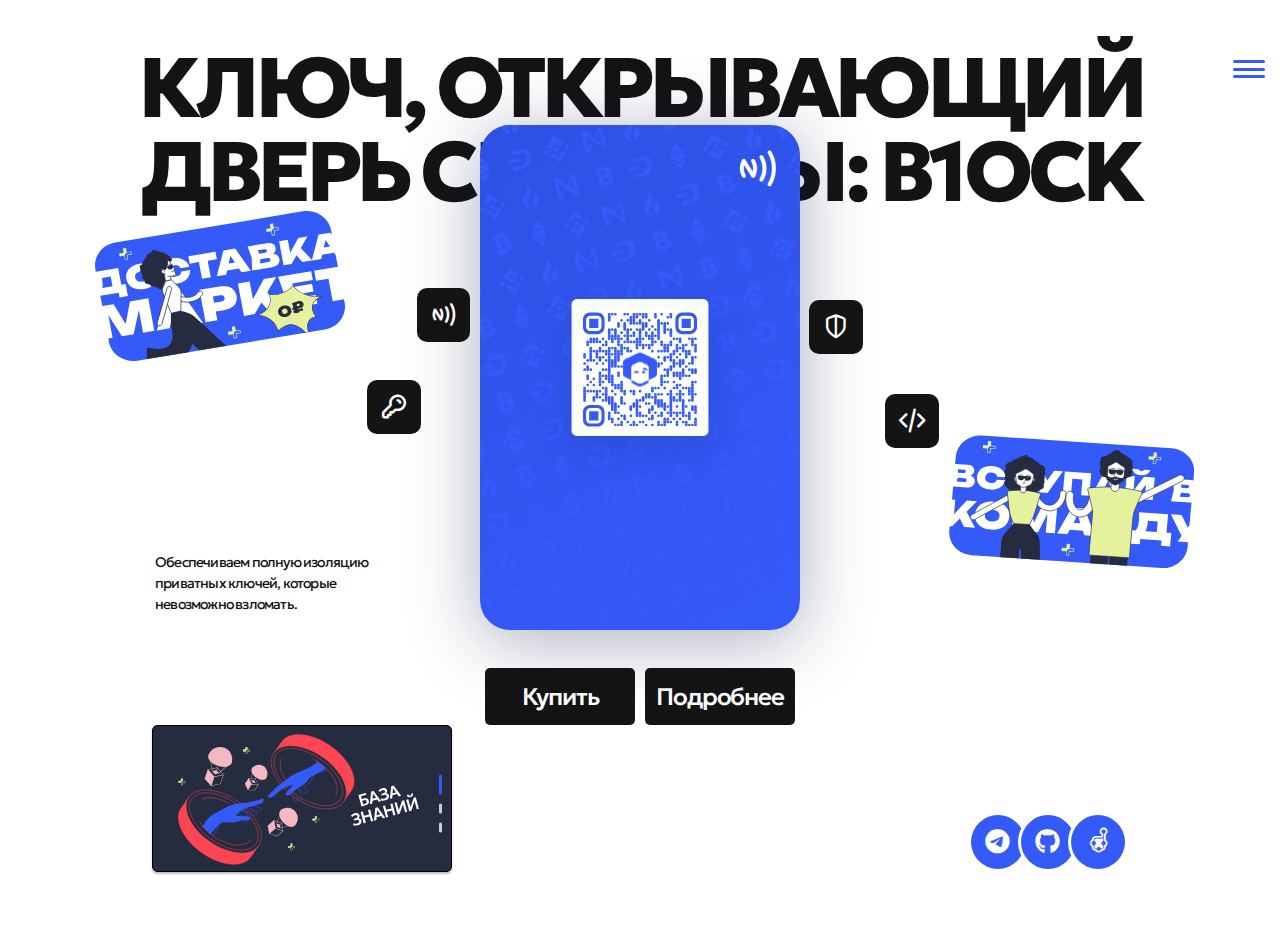
<file: index.html>
<!DOCTYPE html>
<html lang="ru">

<head>
	<title>Главная</title>
	<meta charset="UTF-8">
	<meta name="format-detection" content="telephone=no">
	<!-- <style>body{opacity: 0;}</style> -->
	<link rel="stylesheet" href="css/style.min.css?_v=20230708130349">
	<script src="https://api-maps.yandex.ru/2.1/?apikey=e2266caa-4367-4e73-8883-187ee8c63617&lang=ru_RU&_v=20230708130349" type="text/javascript"></script>


	<!-- <meta name="robots" content="noindex, nofollow"> -->
	<meta name="viewport" content="width=device-width, initial-scale=1.0">
</head>

<body>
	<div class="wrapper">

		<header class="header">
			<div class="head__container"><button type="button" class="menu__icon icon-menu"><span></span></button></div>

			<div class="header-open">


				<div class="header__container">

					<div class="header__menu menu">

						<nav class="menu__body">
							<h2 class="menu__title">Мы всегда в решении ожидания</h2>
							<ul class="menu__list">
								<li class="menu__item"><a href="" class="menu__link _icon-arrow">Центр помощи</a></li>
								
								<li class="menu__item"><a href="" class="menu__link _icon-arrow">Telegram</a></li>
								<li class="menu__item"><a href="" class="menu__link _icon-arrow">GitHub</a></li>
							</ul>
						</nav>

					</div>
				</div>
			</div>
		</header>
		<main class="page">
			<section class="page__home home-page">
				<div class="home-page__container">
					<h1 class="home-page__title title">Ключ,
						открывающий дверь
						свободы: B1ock</h1>
					<div data-da=".card-home-page-mb,767.98" class="home-page__info-images">

						<img class="info-images__cooperation" src="img/homepage/sticker01.svg" alt="sticker01">


						<img class="info-images__search" src="img/homepage/sticker02.svg" alt="sticker02">

					</div>
					<div class="home-page__card card-home-page">
						<div class="card-home-page__text text">
							<p>Обеспечиваем полную изоляцию приватных ключей, которые невозможно взломать.</p>
						</div>
						<div class="card-home-page__body body-card-home">
							<div class="body-card-home__image _icon-nfc">
								<img src="img/homepage/Card.svg" alt="">
								<img class="QR-main" src="img/homepage/QR-Code.svg" alt="">
							</div>
							<div class="body-card-home__actions">
								<a href="pages/market.html" class="body-card-home__button button">Купить</a>
								<a href="pages/buycardpage.html" class="body-card-home__button button">Подробнее</a>
							</div>

						</div>
						<div class="card-home-page__advantages advantages-card-home">
							<div class="advantages-card-home__nfc _icon-nfc">

							</div>
							<div class="advantages-card-home__key _icon-key"></div>
							<div class="advantages-card-home__shield _icon-shield"></div>
							<div class="advantages-card-home__code _icon-code"></div>
							<div class="advantages-card-home__wallet _icon-wallet"></div>
						</div>


					</div>
					<div class="card-home-page-mb"></div>


					<div class="home-page__about-us about-us">

						<div class="about-us__slider swiper">

							<div class="about-us__wrapper swiper-wrapper">
								<!-- Слайд -->
								<div class="about-us__slide swiper-slide">
									<img src="img/wallslide.svg" alt="">
								</div>
								<div class="about-us__slide swiper-slide">
									<img src="img/wallslide2.svg" alt="">
								</div>
								<div class="about-us__slide swiper-slide">
									<img src="img/wallslide3.svg" alt="">
								</div>

							</div>
							<div class="swiper-pagination">
								<span class="swiper-pagination-bullet"></span>
								<span class="swiper-pagination-bullet"></span>
								<span class="swiper-pagination-bullet"></span>
							</div>

						</div>
						<div class="about-us__social social">
							<div class="social__body body-social">
								<a href="https://t.me/b1ockwallet" class="body-social__item _icon-telegram">

								</a>
								<a href="https://github.com/b1ockwallet" class="body-social__item _icon-github2"></a>
								<a href="https://github.com/b1ockwallet" class="body-social__item _icon-github"></a>
							</div>
						</div>
					</div>
				</div>


			</section>


		</main>
		<footer class="footer">
			<div class="footer__container">
				<div class="footer__body">
					<div class="footer__logo">
						<img src="img/logo.svg" alt="">
					</div>
					<div class="footer__menu menu">

						<nav class="footer-menu__body">

							<div class="footer-menu__title">Товары</div>
							<ul class="footer-menu__list">
								<li class="footer-menu__item"><a href="" class="footer-menu__link">Block NFC</a></li>
								<li class="footer-menu__item"><a href="" class="footer-menu__link">Учиться</a></li>
								<li class="footer-menu__item"><a href="" class="footer-menu__link">Часто задаваемые вопросы</a></li>
								<li class="footer-menu__item"><a href="" class="footer-menu__link">B1ock Академия</a></li>
							</ul>
						</nav>
						<nav class="footer-menu__body">

							<div class="footer-menu__title">Приложение</div>
							<ul class="footer-menu__list">
								<li class="footer-menu__item"><a href="" class="footer-menu__link">Мобильное приложение</a></li>
								<li class="footer-menu__item"><a href="" class="footer-menu__link">Настольные приложения</a></li>
							</ul>
						</nav>
						<nav class="footer-menu__devs">

							<div class="footer-menu__title">Devs</div>
							<ul class="footer-menu__list">
								<li class="footer-menu__item"><a href="" class="footer-menu__link">Портал разработчиков</a></li>
							</ul>
							<div class="footer-menu__title title-resource">Ресурсы</div>
							<ul class="footer-menu__list">
								<li class="footer-menu__item"><a href="" class="footer-menu__link">Swagger API</a></li>
								<li class="footer-menu__item"><a href="" class="footer-menu__link">Telegram</a></li>
								<li class="footer-menu__item"><a href="" class="footer-menu__link">GitHub</a></li>
							</ul>
						</nav>

					</div>

				</div>
				<div class="footer__copyright">с 2022 по настоящее время / B1OCK. Все права защищены.</div>
			</div>
		</footer>
	</div>
	<!-- 
<div id="popup" aria-hidden="true" class="popup">
	<div class="popup__wrapper">
		<div class="popup__content">
			<button data-close type="button" class="popup__close">Закрыть</button>
			<div class="popup__text">
			</div>
		</div>
	</div>
</div>
 -->

	<script src="js/app.min.js?_v=20230708130349"></script>

</body>

</html>
</file>
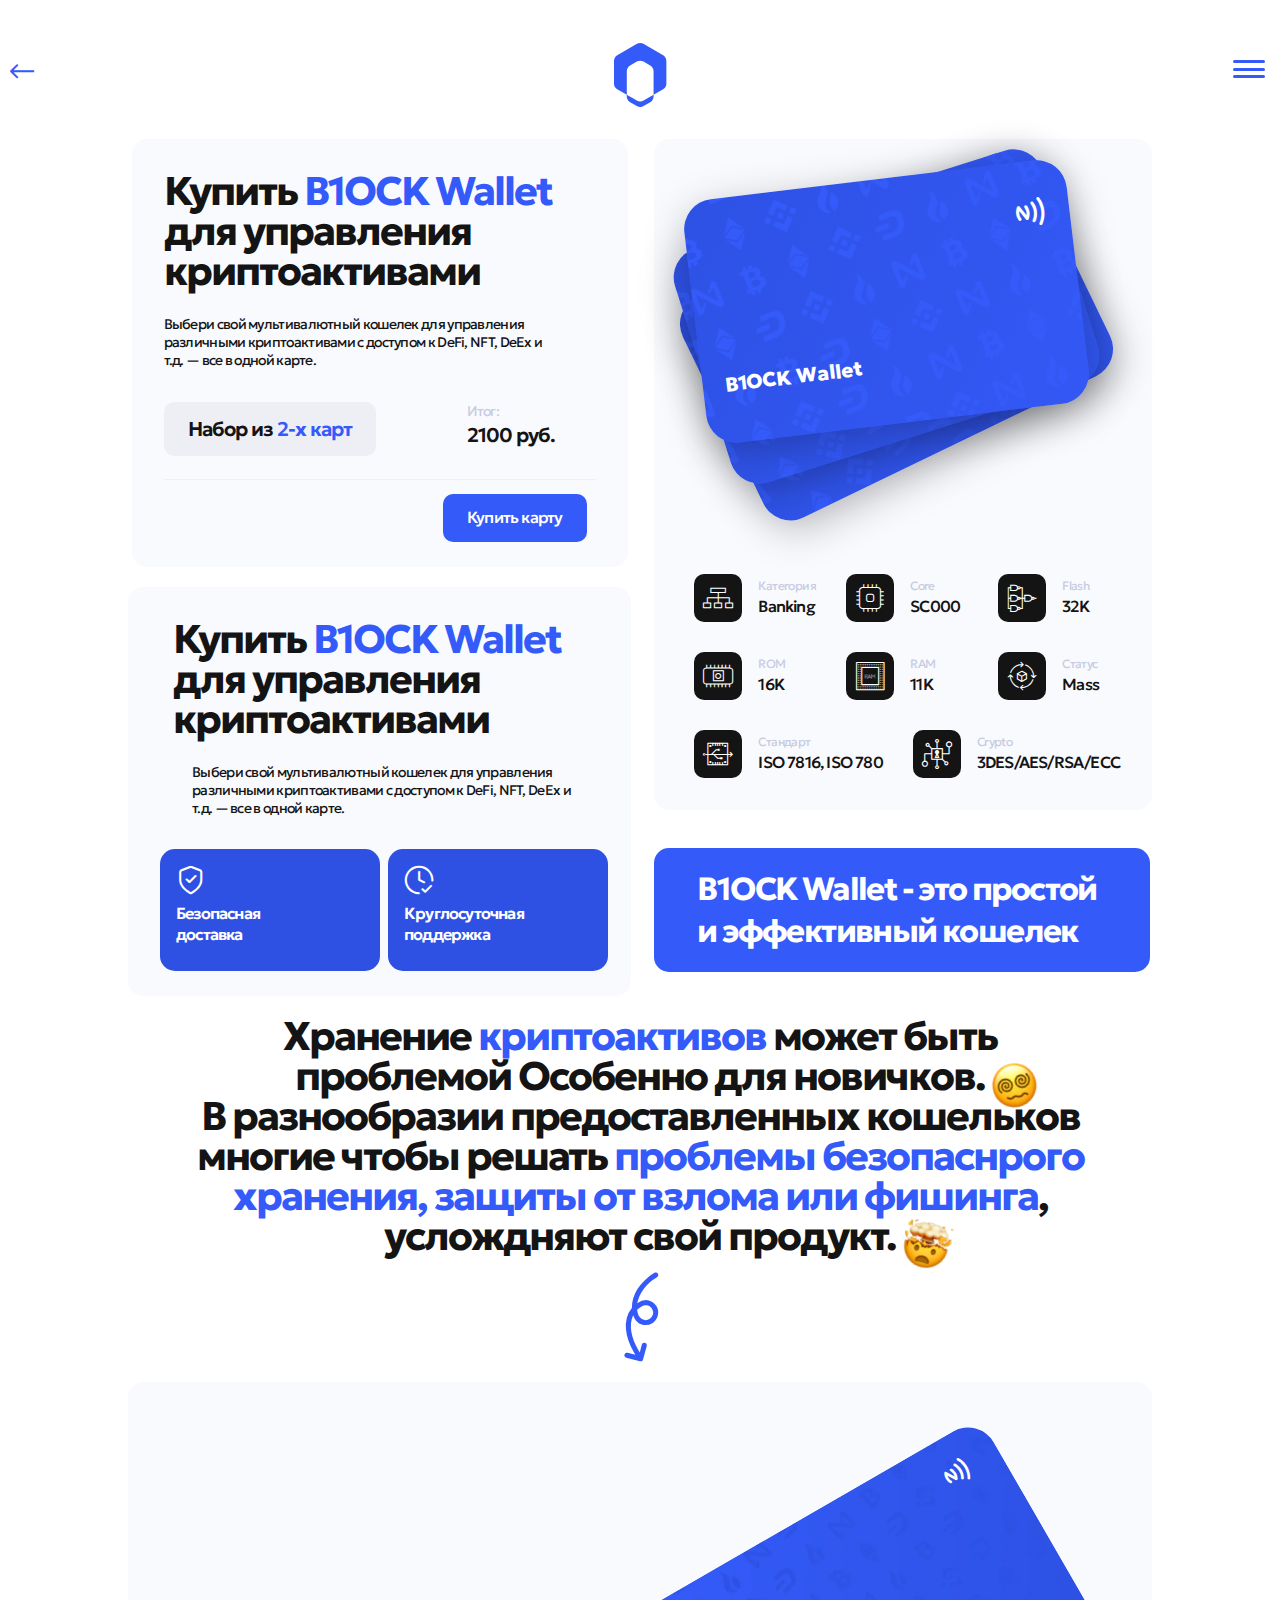
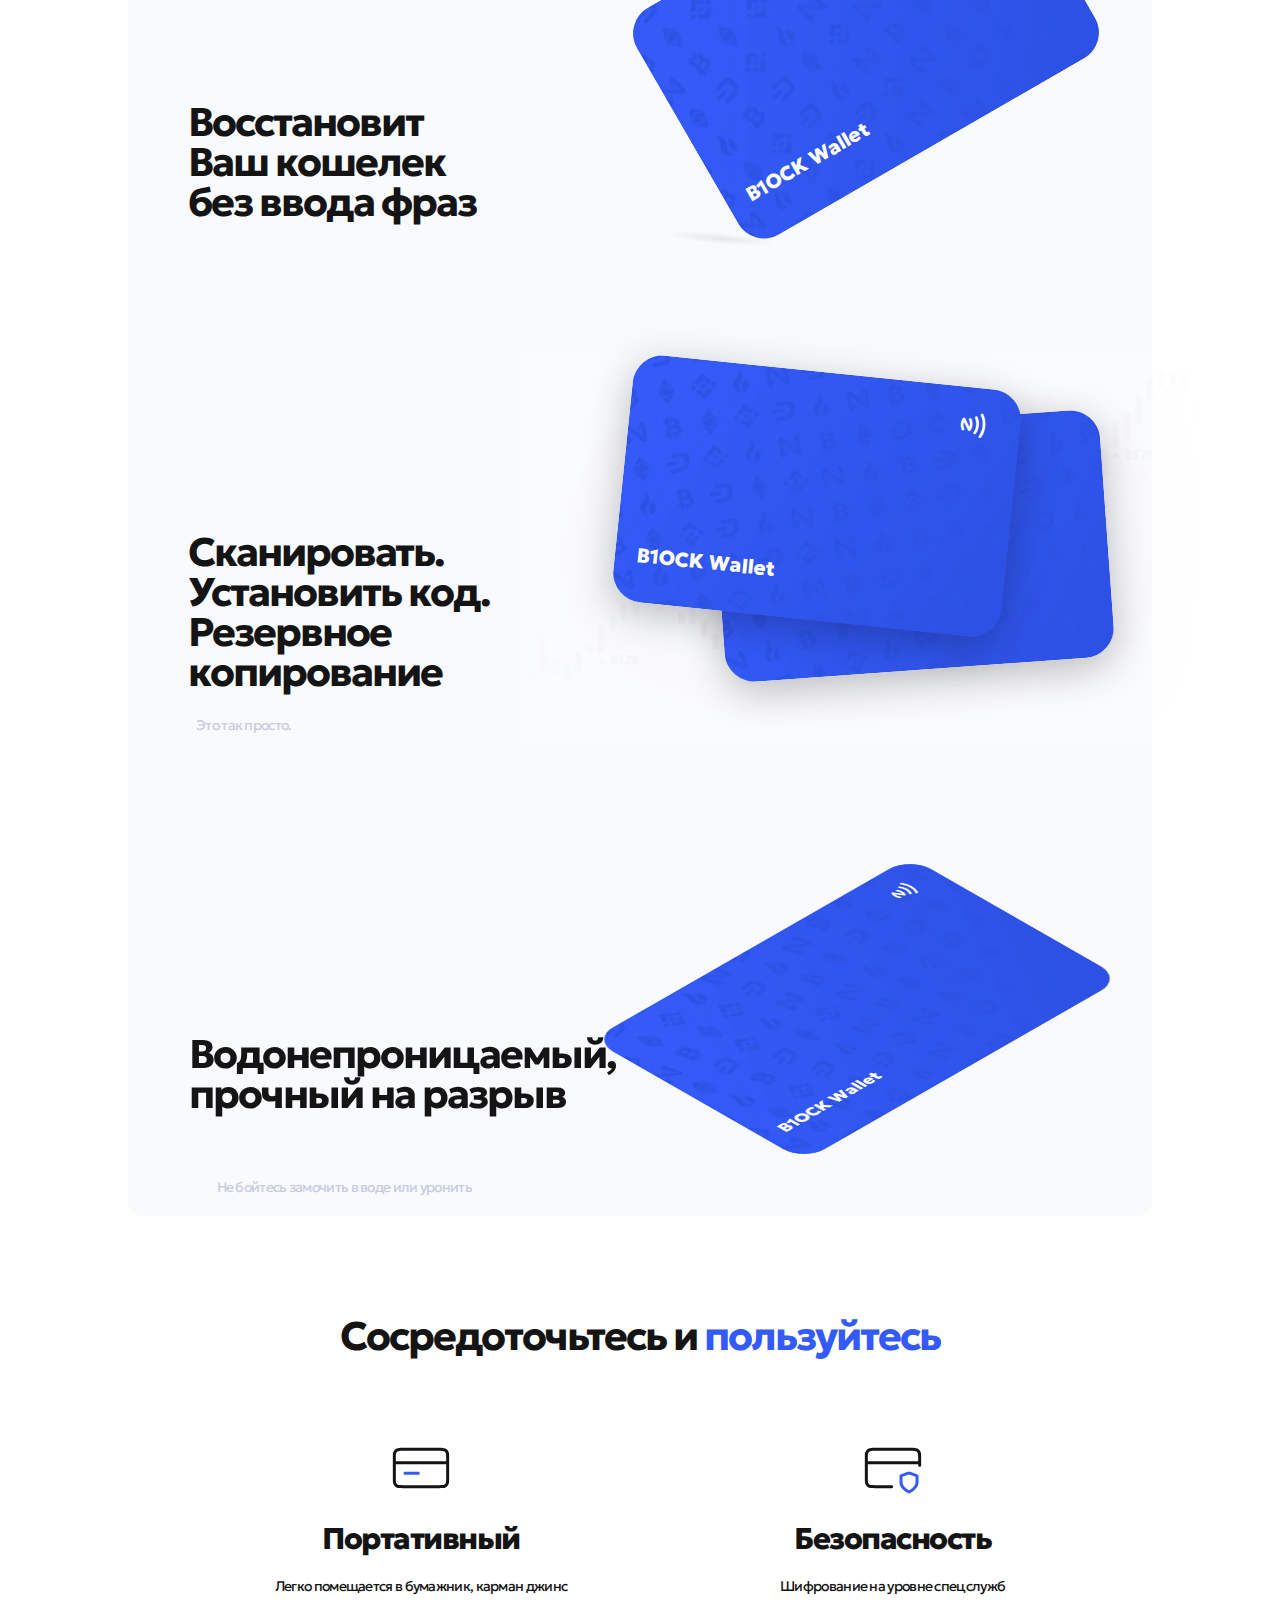
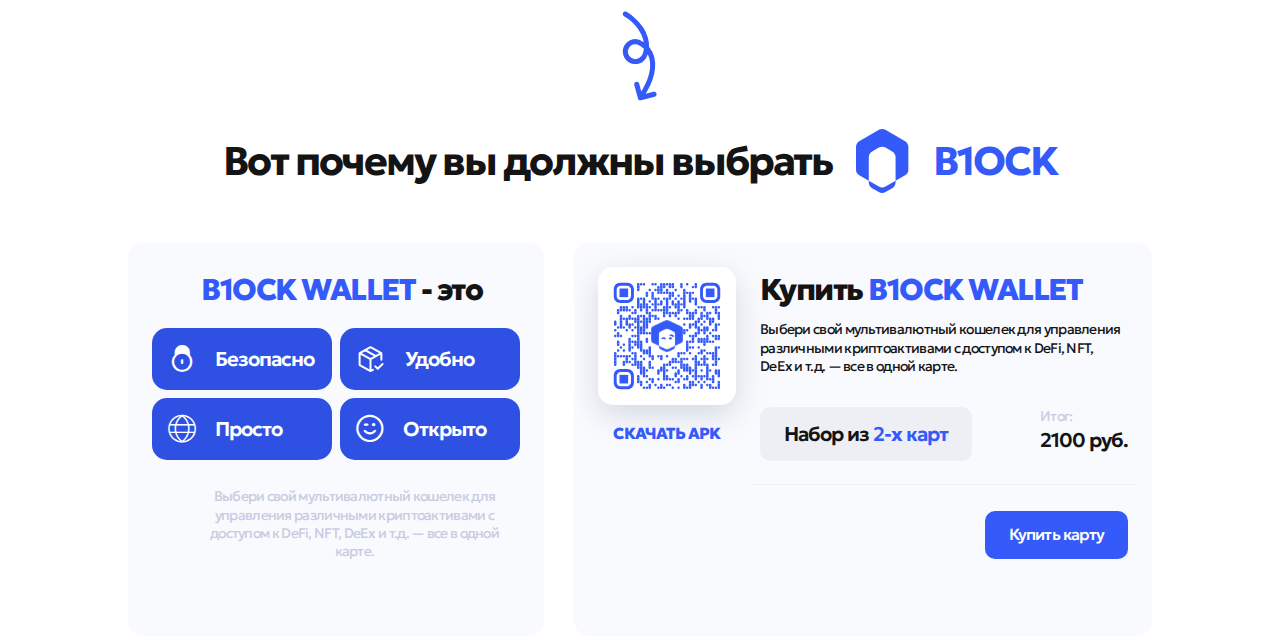
<file: pages/buycardpage.html>
<!DOCTYPE html>
<html lang="ru">

<head>
	<title>Главная</title>
	<meta charset="UTF-8">
	<meta name="format-detection" content="telephone=no">
	<!-- <style>body{opacity: 0;}</style> -->
	<link rel="stylesheet" href="../css/style.min.css?_v=20230708022323">
	<script src="https://api-maps.yandex.ru/2.1/?apikey=e2266caa-4367-4e73-8883-187ee8c63617&lang=ru_RU&_v=20230708022323" type="text/javascript"></script>


	<!-- <meta name="robots" content="noindex, nofollow"> -->
	<meta name="viewport" content="width=device-width, initial-scale=1.0">
</head>

<body>
	<div class="wrapper">

		<header class="header">
			<div class="head__container"><button type="button" class="menu__icon icon-menu"><span></span></button></div>

			<div class="header-open">


				<div class="header__container">

					<div class="header__menu menu">

						<nav class="menu__body">
							<h2 class="menu__title">Мы всегда в решении ожидания</h2>
							<ul class="menu__list">
								<li class="menu__item"><a href="" class="menu__link _icon-arrow">Центр помощи</a></li>
								
								<li class="menu__item"><a href="" class="menu__link _icon-arrow">Telegram</a></li>
								<li class="menu__item"><a href="" class="menu__link _icon-arrow">GitHub</a></li>
							</ul>
						</nav>

					</div>
				</div>
			</div>
		</header>
		<main class="page">
			<div class="page__buy-card buy-card">
				<div class="buy-card__container">
					<a href="../index.html" class="_icon-arrow3"></a>
					<div class="buy-card__container-small">
						<div class="buy-card__logo">
							<a href="../index.html"><img src="../img/logo-blue.svg" alt="logo"></a>

						</div>

						<section class="buy-card__block block-card-buy">
							<div class="block-card-buy__column column-block-card">
								<div class="column-block-card__body body-column-block-card">
									<div class="body-column-block-card__item item-block-card">
										<h1 class="item-block-card__title">Купить <span> B1OCK Wallet</span> для
											управления криптоактивами</h1>
										<div class="item-block-card__text">Выбери свой мультивалютный кошелек для
											управления различными криптоактивами с доступом к DeFi, NFT, DeEx и т.д. —
											все в одной карте.</div>
										<div class="item-block-card__set set-card-item-block">
											<div class="set-card-item-block__q">
												<div class="set-card-item-block__title">Набор из <span>2-х карт</span>
												</div>
												<div class="price-item-block__body">
													<div class="price-item-block__title">Итог:</div>
													<div class="price-item-block__sum"> <span id="total">2100</span> руб.
													</div>
												</div>


											</div>
										</div>
										<div class="set-card-item-block__price">

											<a href="market.html" class="set-card-item-block__button button-buy">Купить карту</a>

										</div>

									</div>
								</div>
								<div class="body-column-block-card__item  item-bloc-card-md">
									<h1 class="item-block-card__title">Купить <span> B1OCK Wallet</span> для управления
										криптоактивами</h1>
									<div class="item-block-card__text">Выбери свой мультивалютный кошелек для управления
										различными криптоактивами с доступом к DeFi, NFT, DeEx и т.д. — все в одной
										карте.</div>
									<div class="item-block-card__info info-block-card">
										<div class="info-block-card__body body-info-block-card">
											<div class="body-info-block-card__item item-info-card">
												<div class="item-info-card__title _icon-shieldtick">Безопасная доставка
												</div>
											</div>
											<div class="body-info-block-card__item item-info-card">
												<div class="item-info-card__title _icon-clockcheck">Круглосуточная
													поддержка</div>
											</div>
										</div>
									</div>
								</div>
							</div>

							<div class="block-card-buy__column column-block-card column-block-card-2">
								<div class="Tth">
									<div class="column-block-card__image _icon-nfc">

									</div>
									<div class="column-block-card__image2 ">

									</div>
									<div class="column-block-card__feature feature-block-card">
										<div class="feature-block-card__item item-feature-block-card">
											<div class="item-feature-block-card__icon _icon-banking"></div>
											<div class="item-feature-block-card__info">
												<div class="item-feature-block-card__subtitle">Категория</div>
												<div class="item-feature-block-card__title">Banking</div>
											</div>

										</div>
										<div class="feature-block-card__item item-feature-block-card">
											<div class="item-feature-block-card__icon _icon-core"></div>
											<div class="item-feature-block-card__info">
												<div class="item-feature-block-card__subtitle">Core</div>
												<div class="item-feature-block-card__title">SC000</div>
											</div>

										</div>
										<div class="feature-block-card__item item-feature-block-card">
											<div class="item-feature-block-card__icon _icon-flash"></div>
											<div class="item-feature-block-card__info">
												<div class="item-feature-block-card__subtitle">Flash</div>
												<div class="item-feature-block-card__title">32K</div>
											</div>

										</div>
										<div class="feature-block-card__item item-feature-block-card">
											<div class="item-feature-block-card__icon _icon-rom"></div>
											<div class="item-feature-block-card__info">
												<div class="item-feature-block-card__subtitle">ROM</div>
												<div class="item-feature-block-card__title">16K</div>
											</div>

										</div>
										<div class="feature-block-card__item item-feature-block-card">
											<div class="item-feature-block-card__icon _icon-ram"></div>
											<div class="item-feature-block-card__info">
												<div class="item-feature-block-card__subtitle">RAM</div>
												<div class="item-feature-block-card__title">11K</div>
											</div>

										</div>
										<div class="feature-block-card__item item-feature-block-card">
											<div class="item-feature-block-card__icon _icon-status"></div>
											<div class="item-feature-block-card__info">
												<div class="item-feature-block-card__subtitle">Статус</div>
												<div class="item-feature-block-card__title">Mass</div>
											</div>

										</div>







									</div>
									<div class="feature-block-card__items-last">
										<div class="feature-block-card__item feature-block-card__item-big item-feature-block-card">
											<div class="item-feature-block-card__icon _icon-standart"></div>
											<div class="item-feature-block-card__info">
												<div class="item-feature-block-card__subtitle">Стандарт</div>
												<div class="item-feature-block-card__title">ISO 7816, ISO 780</div>
											</div>

										</div>
										<div class="feature-block-card__item  feature-block-card__item-b item-feature-block-card">
											<div class="item-feature-block-card__icon _icon-crypto"></div>
											<div class="item-feature-block-card__info">
												<div class="item-feature-block-card__subtitle">Crypto</div>
												<div class="item-feature-block-card__title">3DES/AES/RSA/ECC</div>
											</div>

										</div>
									</div>
								</div>
								<div class="column-block-card__banner">B1OCK Wallet - это простой и эффективный кошелек
								</div>
							</div>
						</section>
						<div class="about-card__title _icon-arrow2">Хранение <span class="blue">криптоактивов</span>
							может быть <div></div> проблемой Особенно для новичков. <span class="smile1"><img src="../img/Smile 1.svg" alt=""></span>
							<div></div> В разнообразии предоставленных кошельков многие чтобы решать <span class="blue">проблемы безопаснрого хранения, защиты от взлома или фишинга</span>,
							услождняют свой продукт.<span class="smile2"><img src="../img/Smile 2.svg" alt=""></span>
						</div>
						<section class="about-card">

							<div class="about-card__item item-about-card">

								<div class="item-about-card__title">Восстановит
									Ваш кошелек
									без ввода фраз</div>



								<div class="item-about-card__image">
									<div class="_icon-nfc NFC-card1"></div>
									<picture><source srcset="../img/Card00.webp" type="image/webp"><img src="../img/Card00.png" alt=""></picture>
								</div>
							</div>
							<div class="about-card__item-2 item-about-card">
								<div class="item-about-card__info-2">
									<div class="item-about-card__title-2">Сканировать.
										Установить код.
										Резервное копирование</div>
									<div class="item-about-card_text">Это так просто. </div>
								</div>

								<div class="item-about-card__image-2">
									<div class="_icon-nfc NFC-card2"></div>
									<picture><source srcset="../img/Card00.webp" type="image/webp"><img src="../img/Card00.png" alt=""></picture>
									<picture><source srcset="../img/Card00.webp" type="image/webp"><img class="item-about-card-back" src="../img/Card00.png" alt=""></picture>
								</div>
							</div>
							<div class="about-card__item item-about-card">
								<div class="item-about-card__info">
									<div class="item-about-card__title-3">Водонепроницаемый,
										прочный на разрыв </div>
									<div class="item-about-card_text-3">Не бойтесь замочить в воде или уронить</div>
								</div>

								<div class="item-about-card__image-3">
									<div class="_icon-nfc NFC-card3"></div>
									<picture><source srcset="../img/Card00.webp" type="image/webp"><img src="../img/Card00.png" alt=""></picture>
								</div>
							</div>

						</section>
						<section class="use _icon-arrow2">
							<h3 class="use__title">Сосредоточьтесь и <span>пользуйтесь</span></h3>
							<div class="use__body body-use">
								<div class="body-use__item item-body-use">
									<div class="item-body-use__icon">
										<img src="../img/iconsb1ock/Portable.svg" alt="">
									</div>
									<div class="item-body-use__title">Портативный</div>
									<div class="item-body-use__text">Легко помещается в бумажник, карман джинс</div>
								</div>
								<div class="body-use__item item-body-use">
									<div class="item-body-use__icon">
										<img src="../img/iconsb1ock/cardshield.svg" alt="">
									</div>
									<div class="item-body-use__title">Безопасность</div>
									<div class="item-body-use__text">Шифрование на уровне спецслужб</div>
								</div>
							</div>
						</section>
						<section class="why">
							<div class="why__title"><a class="why__logo" href="#">Вот почему вы должны выбрать<img src="../img/logo-blue.svg" alt=""> <span>B1OCK</span></a></div>
							<div class="why__body body-why">
								<div class="body-why__info body-why-info">
									<div class="body-why-info__title"> <span>B1oCK Wallet</span> - это</div>
									<div class="body-why-info__block">
										<div class="body-why-info__item item-info-why">
											<div class="item-info-why__name _icon-lock">Безопасно</div>
										</div>
										<div class="body-why-info__item item-info-why">
											<div class="item-info-why__name"><img src="../img/iconsb1ock/package-check.svg" alt="">Удобно</div>
										</div>
										<div class="body-why-info__item item-info-why">
											<div class="item-info-why__name _icon-global">
												Просто</div>
										</div>
										<div class="body-why-info__item item-info-why">
											<div class="item-info-why__name _icon-face">Открыто</div>
										</div>
									</div>
									<div class="body-why-info__text">
										Выбери свой мультивалютный кошелек для управления различными криптоактивами с доступом к DeFi, NFT, DeEx и т.д. — все в одной карте.
									</div>
								</div>
								<div class="body-why__block-card  body-why-block-card">
									<div class="body-why-block-card__apk apk-block">
										<div class="apk-block__qr">
											<!-- <img src="img/QR-Code.svg" alt=""> -->
											<img src="../img/homepage/QR-Code2.svg" alt="">
										</div>
										<div class="apk-block__text">Скачать apk</div>
									</div>
									<div class="body-why-block-card__buy">
										<h1 class="body-why-block-card__title">Купить <span> B1OCK Wallet</span>
										</h1>
										<div class="body-why-block-card__text">Выбери свой мультивалютный кошелек для
											управления различными криптоактивами с доступом к DeFi, NFT, DeEx и т.д. —
											все в одной карте.</div>
										<div class="body-why-block-card__set set-why-block">
											<div class="set-why-block__q">
												<div class="set-why-block__title">Набор из <span>2-х карт</span>

												</div>
												<div class="price-item-block__body">
													<div class="price-item-block__title">Итог:</div>
													<div class="price-item-block__sum"> <span id="total2">2100</span> руб.
													</div>
												</div>


											</div>
										</div>
										<div class="set-card-item-block__price price-item-block">

											<a href="market.html" class="set-card-item-block__button button-buy">Купить карту</a>

										</div>

									</div>
								</div>
							</div>
						</section>
					</div>

				</div>
			</div>


			<div>


		</main>
		<footer class="footer">
			<div class="footer__container">
				<div class="footer__body">
					<div class="footer__logo">
						<img src="../img/logo.svg" alt="">
					</div>
					<div class="footer__menu menu">

						<nav class="footer-menu__body">

							<div class="footer-menu__title">Товары</div>
							<ul class="footer-menu__list">
								<li class="footer-menu__item"><a href="" class="footer-menu__link">Block NFC</a></li>
								<li class="footer-menu__item"><a href="" class="footer-menu__link">Учиться</a></li>
								<li class="footer-menu__item"><a href="" class="footer-menu__link">Часто задаваемые вопросы</a></li>
								<li class="footer-menu__item"><a href="" class="footer-menu__link">B1ock Академия</a></li>
							</ul>
						</nav>
						<nav class="footer-menu__body">

							<div class="footer-menu__title">Приложение</div>
							<ul class="footer-menu__list">
								<li class="footer-menu__item"><a href="" class="footer-menu__link">Мобильное приложение</a></li>
								<li class="footer-menu__item"><a href="" class="footer-menu__link">Настольные приложения</a></li>
							</ul>
						</nav>
						<nav class="footer-menu__devs">

							<div class="footer-menu__title">Devs</div>
							<ul class="footer-menu__list">
								<li class="footer-menu__item"><a href="" class="footer-menu__link">Портал разработчиков</a></li>
							</ul>
							<div class="footer-menu__title title-resource">Ресурсы</div>
							<ul class="footer-menu__list">
								<li class="footer-menu__item"><a href="" class="footer-menu__link">Swagger API</a></li>
								<li class="footer-menu__item"><a href="" class="footer-menu__link">Telegram</a></li>
								<li class="footer-menu__item"><a href="" class="footer-menu__link">GitHub</a></li>
							</ul>
						</nav>

					</div>

				</div>
				<div class="footer__copyright">с 2022 по настоящее время / B1OCK. Все права защищены.</div>
			</div>
		</footer>
	</div>
	<!-- 
<div id="popup" aria-hidden="true" class="popup">
	<div class="popup__wrapper">
		<div class="popup__content">
			<button data-close type="button" class="popup__close">Закрыть</button>
			<div class="popup__text">
			</div>
		</div>
	</div>
</div>
 -->

	<script src="../js/app.min.js?_v=20230708022323"></script>
</body>

</html>
</file>
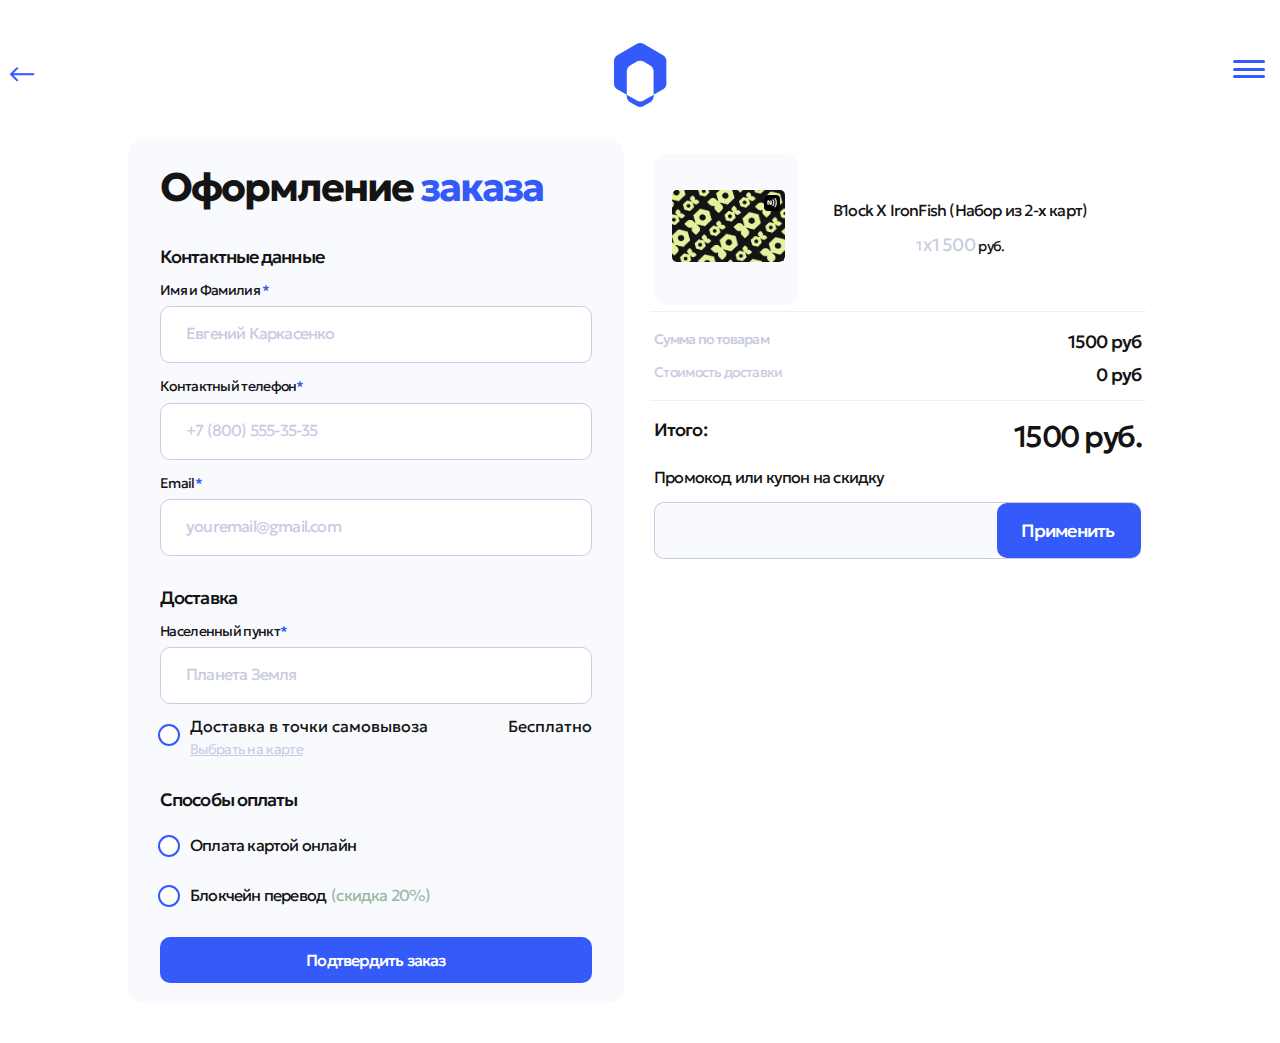
<file: pages/formbuycard-ironfish.html>
<!DOCTYPE html>
<html lang="ru">

<head>
	<title>Главная</title>
	<meta charset="UTF-8">
	<meta name="format-detection" content="telephone=no">
	<!-- <style>body{opacity: 0;}</style> -->
	<link rel="stylesheet" href="../css/style.min.css?_v=20230708022323">
	<script src="https://api-maps.yandex.ru/2.1/?apikey=e2266caa-4367-4e73-8883-187ee8c63617&lang=ru_RU&_v=20230708022323" type="text/javascript"></script>


	<!-- <meta name="robots" content="noindex, nofollow"> -->
	<meta name="viewport" content="width=device-width, initial-scale=1.0">
</head>

<body>
	<div class="wrapper">

		<header class="header">
			<div class="head__container"><button type="button" class="menu__icon icon-menu"><span></span></button></div>

			<div class="header-open">


				<div class="header__container">

					<div class="header__menu menu">

						<nav class="menu__body">
							<h2 class="menu__title">Мы всегда в решении ожидания</h2>
							<ul class="menu__list">
								<li class="menu__item"><a href="" class="menu__link _icon-arrow">Центр помощи</a></li>
							
								<li class="menu__item"><a href="" class="menu__link _icon-arrow">Telegram</a></li>
								<li class="menu__item"><a href="" class="menu__link _icon-arrow">GitHub</a></li>
							</ul>
						</nav>

					</div>
				</div>
			</div>
		</header>
		<main class="page">
			<div class="page__container">
				<a href="market.html" class="_icon-arrow3 form-icon-arrow"></a>
			</div>
			<div class="buy-card__logo">
				<a href="../index.html"><img src="../img/logo-blue.svg" alt="logo"></a>

			</div>

			<div class="page__container-small">


				<section class="buy-form">




					<form novalidate class="form" action="">
						<div class="buy-form__body">
							<div class="buy-form__order">
								<h1 class="buy-form__title">Оформление <span>заказа</span></h1>
								<div class="form__title">Контактные данные</div>
								<div class="form-name">
									<div class="form-name__title">Имя и Фамилия <span>*</span></div>
									<input data-required class="form-name__input" autocomplete="off" type="" name="form[]" data-error="Введите пожалуйста имя" placeholder="Евгений Каркасенко" class="input">



								</div>
								<div class="form-tel">
									<div class="form-tel__title">Контактный телефон<span>*</span></div>
									<input id="phone" data-required="phone" class="form-tel__input" autocomplete="off" type="tel" name="phone" data-error="Введите пожалуйста номер телефона" placeholder="+7 (800) 555-35-35" class="input">
								</div>
								<div class="form-email">
									<div class="form-email__title">Email<span>*</span></div>
									<input data-required="email" class="form-email__input" autocomplete="off" type="email" name="form[]" data-error="Введите пожалуйста email" placeholder="youremail@gmail.com" class="input">
								</div>
								<div class="form-delivery">
									<div class="form-delivery__subtitle">Доставка</div>
									<div class="form-delivery__title">Населенный пункт<span>*</span></div>
									<input data-required id="address-input" class="form-delivery__input" autocomplete="off" type="text" name="form[]" data-error="Введите пожалуйста адрес" placeholder="Планета Земля" class="input">
									<div class="form-delivery__choice delivery-choice-body">
										<div class="checkbox1">
											<input type="checkbox" id="checkbox1" class="checkbox__input">
											<label class="checkbox__label" for="checkbox1"></label>
										</div>
										<div class="delivery-title">Доставка в точки самовывоза<span>Бесплатно</span></div>

										<div>

											<a class="delivery-choice-body__map" id="open-map">Выбрать на карте</a>
											<div id="map-container" style="width: 100%; height: 300px;"></div>
										</div>

									</div>
								</div>
								<div class="form-pay">
									<div class="form-pay__title">Способы оплаты</div>
									<div class="checkbox2">
										<input type="checkbox" id="checkbox2" class="checkbox__input">
										<label class="checkbox__label-2" for="checkbox2"> Оплата картой онлайн
									</div>
									<div class="checkbox3">
										<input type="checkbox" id="checkbox3" class="checkbox__input">
										<label class="checkbox__label-3" for="checkbox3"> Блокчейн перевод<span> (скидка 20%)</span>
									</div>

								</div>
								<button class="button-order">Подтвердить заказ</button>

							</div>
							<div class="buy-form__card buy-form-card">
								<div class="buy-form-card__body">
									<div class="buy-form-card__wrap">
										<div class="buy-form-card__image-2 _icon-nfc">
											<picture><source srcset="../img/Cardironfish.webp" type="image/webp"><img src="../img/Cardironfish.png" alt=""></picture>
										</div>
									</div>
									<div class="buy-form-card__p">
										<div class="buy-form-card__title">B1ock X IronFish (Набор из 2-х карт)</div>
										<div class="buy-form-card__info"><span>1 X</span>1 500 <span class="rub">руб.</span></div>
									</div>
								</div>
								<div class="buy-form-card__price price-form-card">
									<div class="price-form-card__item item-price-form-card">
										Сумма по товарам <span>1500 руб</span>
									</div>
								</div>
								<div class="buy-form-card__dev dev-form-card">
									<div class="dev-form-card__item item-dev-form-card">
										Стоимость доставки <span>0 руб</span>
									</div>
								</div>
								<div class="buy-form-card__total">
									Итого: <span>1500 руб.</span>
								</div>
								<div class="buy-form-card__title">Промокод или купон на скидку</div>
								<div class="promo">
									<input class="input__promo" autocomplete="off" type="text" name="form[]" data-error="Ошибка" placeholder="" class="input">
									<a c href="#" class="button__promo">Применить</a>
								</div>
							</div>
						</div>




					</form>




				</section>

			</div>


		</main>
		<footer class="footer">
			<div class="footer__container">
				<div class="footer__body">
					<div class="footer__logo">
						<img src="../img/logo.svg" alt="">
					</div>
					<div class="footer__menu menu">

						<nav class="footer-menu__body">

							<div class="footer-menu__title">Товары</div>
							<ul class="footer-menu__list">
								<li class="footer-menu__item"><a href="" class="footer-menu__link">Block NFC</a></li>
								<li class="footer-menu__item"><a href="" class="footer-menu__link">Учиться</a></li>
								<li class="footer-menu__item"><a href="" class="footer-menu__link">Часто задаваемые вопросы</a></li>
								<li class="footer-menu__item"><a href="" class="footer-menu__link">B1ock Академия</a></li>
							</ul>
						</nav>
						<nav class="footer-menu__body">

							<div class="footer-menu__title">Приложение</div>
							<ul class="footer-menu__list">
								<li class="footer-menu__item"><a href="" class="footer-menu__link">Мобильное приложение</a></li>
								<li class="footer-menu__item"><a href="" class="footer-menu__link">Настольные приложения</a></li>
							</ul>
						</nav>
						<nav class="footer-menu__devs">

							<div class="footer-menu__title">Devs</div>
							<ul class="footer-menu__list">
								<li class="footer-menu__item"><a href="" class="footer-menu__link">Портал разработчиков</a></li>
							</ul>
							<div class="footer-menu__title title-resource">Ресурсы</div>
							<ul class="footer-menu__list">
								<li class="footer-menu__item"><a href="" class="footer-menu__link">Swagger API</a></li>
								<li class="footer-menu__item"><a href="" class="footer-menu__link">Telegram</a></li>
								<li class="footer-menu__item"><a href="" class="footer-menu__link">GitHub</a></li>
							</ul>
						</nav>

					</div>

				</div>
				<div class="footer__copyright">с 2022 по настоящее время / B1OCK. Все права защищены.</div>
			</div>
		</footer>
	</div>
	<!-- 
<div id="popup" aria-hidden="true" class="popup">
	<div class="popup__wrapper">
		<div class="popup__content">
			<button data-close type="button" class="popup__close">Закрыть</button>
			<div class="popup__text">
			</div>
		</div>
	</div>
</div>
 -->

	<script src="../js/app.min.js?_v=20230708022323"></script>

</body>

</html>
</file>
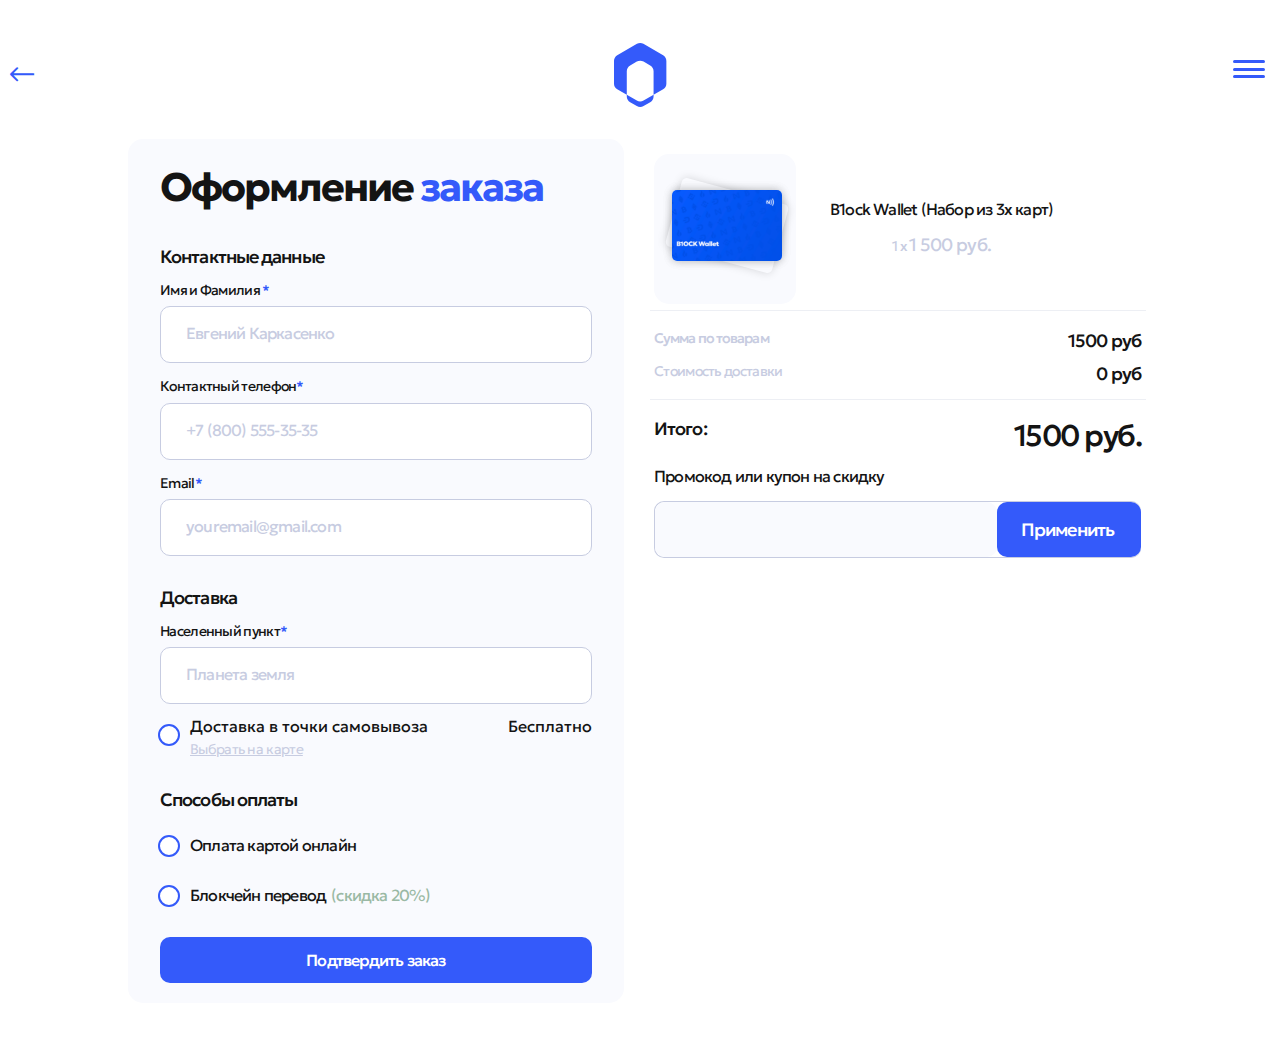
<file: pages/formbuycard-wallet.html>
<!DOCTYPE html>
<html lang="ru">

<head>
	<title>Главная</title>
	<meta charset="UTF-8">
	<meta name="format-detection" content="telephone=no">
	<!-- <style>body{opacity: 0;}</style> -->
	<link rel="stylesheet" href="../css/style.min.css?_v=20230708022323">
	<script src="https://api-maps.yandex.ru/2.1/?apikey=e2266caa-4367-4e73-8883-187ee8c63617&lang=ru_RU&_v=20230708022323" type="text/javascript"></script>


	<!-- <meta name="robots" content="noindex, nofollow"> -->
	<meta name="viewport" content="width=device-width, initial-scale=1.0">
</head>

<body>
	<div class="wrapper">

		<header class="header">
			<div class="head__container"><button type="button" class="menu__icon icon-menu"><span></span></button></div>

			<div class="header-open">


				<div class="header__container">

					<div class="header__menu menu">

						<nav class="menu__body">
							<h2 class="menu__title">Мы всегда в решении ожидания</h2>
							<ul class="menu__list">
								<li class="menu__item"><a href="" class="menu__link _icon-arrow">Центр помощи</a></li>
								
								<li class="menu__item"><a href="" class="menu__link _icon-arrow">Telegram</a></li>
								<li class="menu__item"><a href="" class="menu__link _icon-arrow">GitHub</a></li>
							</ul>
						</nav>

					</div>
				</div>
			</div>
		</header>
		<main class="page">
			<div class="page__container">
				<a href="market.html" class="_icon-arrow3 form-icon-arrow"></a>
			</div>
			<div class="buy-card__logo">
				<a href="../index.html"><img src="../img/logo-blue.svg" alt="logo"></a>

			</div>

			<div class="page__container-small">


				<section class="buy-form">




					<form novalidate class="form" action="">
						<div class="buy-form__body">
							<div class="buy-form__order">
								<h1 class="buy-form__title">Оформление <span>заказа</span></h1>
								<div class="form__title">Контактные данные</div>
								<div class="form-name">
									<div class="form-name__title">Имя и Фамилия <span>*</span></div>
									<input data-required class="form-name__input" autocomplete="off" type="" name="form[]" data-error="Введите пожалуйста имя" placeholder="Евгений Каркасенко" class="input">



								</div>
								<div class="form-tel">
									<div class="form-tel__title">Контактный телефон<span>*</span></div>
									<input id="phone" data-required="phone" class="form-tel__input" autocomplete="off" type="tel" name="phone" data-error="Введите пожалуйста номер телефона" placeholder="+7 (800) 555-35-35" class="input">
								</div>
								<div class="form-email">
									<div class="form-email__title">Email<span>*</span></div>
									<input data-required="email" class="form-email__input" autocomplete="off" type="email" name="form[]" data-error="Введите пожалуйста email" placeholder="youremail@gmail.com" class="input">
								</div>
								<div class="form-delivery">
									<div class="form-delivery__subtitle">Доставка</div>
									<div class="form-delivery__title">Населенный пункт<span>*</span></div>
									<input data-required id="address-input" class="form-delivery__input" autocomplete="off" type="text" name="form[]" data-error="Введите пожалуйста адрес" placeholder="Планета земля" class="input">
									<div class="form-delivery__choice delivery-choice-body">
										<div class="checkbox1">
											<input type="checkbox" id="checkbox1" class="checkbox__input">
											<label class="checkbox__label" for="checkbox1"></label>
										</div>
										<div class="delivery-title">Доставка в точки самовывоза<span>Бесплатно</span></div>

										<div>

											<a class="delivery-choice-body__map" id="open-map">Выбрать на карте</a>
											<div id="map-container" style="width: 100%; height: 300px;"></div>
										</div>

									</div>
								</div>
								<div class="form-pay">
									<div class="form-pay__title">Способы оплаты</div>
									<div class="checkbox2">
										<input type="checkbox" id="checkbox2" class="checkbox__input">
										<label class="checkbox__label-2" for="checkbox2"> Оплата картой онлайн
									</div>
									<div class="checkbox3">
										<input type="checkbox" id="checkbox3" class="checkbox__input">
										<label class="checkbox__label-3" for="checkbox3"> Блокчейн перевод<span> (скидка 20%)</span>
									</div>

								</div>
								<button class="button-order">Подтвердить заказ</button>

							</div>
							<div class="buy-form__card buy-form-card">
								<div class="buy-form-card__body">
									<div class="buy-form-card__wrap">
										<div class="buy-form-card__image">
											<img src="../img/card-form.svg" alt="">
										</div>
									</div>
									<div class="buy-form-card__p">
										<div class="buy-form-card__title">B1ock Wallet (Набор из 3х карт)</div>
										<div class="buy-form-card__info"><span>1 х </span>1 500 руб.</div>
									</div>
								</div>
								<div class="buy-form-card__price price-form-card">
									<div class="price-form-card__item item-price-form-card">
										Сумма по товарам <span>1500 руб</span>
									</div>
								</div>
								<div class="buy-form-card__dev dev-form-card">
									<div class="dev-form-card__item item-dev-form-card">
										Стоимость доставки <span>0 руб</span>
									</div>
								</div>
								<div class="buy-form-card__total">
									Итого: <span>1500 руб.</span>
								</div>
								<div class="buy-form-card__title">Промокод или купон на скидку</div>
								<div class="promo">
									<input class="input__promo" autocomplete="off" type="text" name="form[]" data-error="Ошибка" placeholder="" class="input">
									<a c href="#" class="button__promo">Применить</a>
								</div>
							</div>
						</div>




					</form>




				</section>

			</div>


		</main>
		<footer class="footer">
			<div class="footer__container">
				<div class="footer__body">
					<div class="footer__logo">
						<img src="../img/logo.svg" alt="">
					</div>
					<div class="footer__menu menu">

						<nav class="footer-menu__body">

							<div class="footer-menu__title">Товары</div>
							<ul class="footer-menu__list">
								<li class="footer-menu__item"><a href="" class="footer-menu__link">Block NFC</a></li>
								<li class="footer-menu__item"><a href="" class="footer-menu__link">Учиться</a></li>
								<li class="footer-menu__item"><a href="" class="footer-menu__link">Часто задаваемые вопросы</a></li>
								<li class="footer-menu__item"><a href="" class="footer-menu__link">B1ock Академия</a></li>
							</ul>
						</nav>
						<nav class="footer-menu__body">

							<div class="footer-menu__title">Приложение</div>
							<ul class="footer-menu__list">
								<li class="footer-menu__item"><a href="" class="footer-menu__link">Мобильное приложение</a></li>
								<li class="footer-menu__item"><a href="" class="footer-menu__link">Настольные приложения</a></li>
							</ul>
						</nav>
						<nav class="footer-menu__devs">

							<div class="footer-menu__title">Devs</div>
							<ul class="footer-menu__list">
								<li class="footer-menu__item"><a href="" class="footer-menu__link">Портал разработчиков</a></li>
							</ul>
							<div class="footer-menu__title title-resource">Ресурсы</div>
							<ul class="footer-menu__list">
								<li class="footer-menu__item"><a href="" class="footer-menu__link">Swagger API</a></li>
								<li class="footer-menu__item"><a href="" class="footer-menu__link">Telegram</a></li>
								<li class="footer-menu__item"><a href="" class="footer-menu__link">GitHub</a></li>
							</ul>
						</nav>

					</div>

				</div>
				<div class="footer__copyright">с 2022 по настоящее время / B1OCK. Все права защищены.</div>
			</div>
		</footer>
	</div>
	<!-- 
<div id="popup" aria-hidden="true" class="popup">
	<div class="popup__wrapper">
		<div class="popup__content">
			<button data-close type="button" class="popup__close">Закрыть</button>
			<div class="popup__text">
			</div>
		</div>
	</div>
</div>
 -->

	<script src="../js/app.min.js?_v=20230708022323"></script>

</body>

</html>
</file>
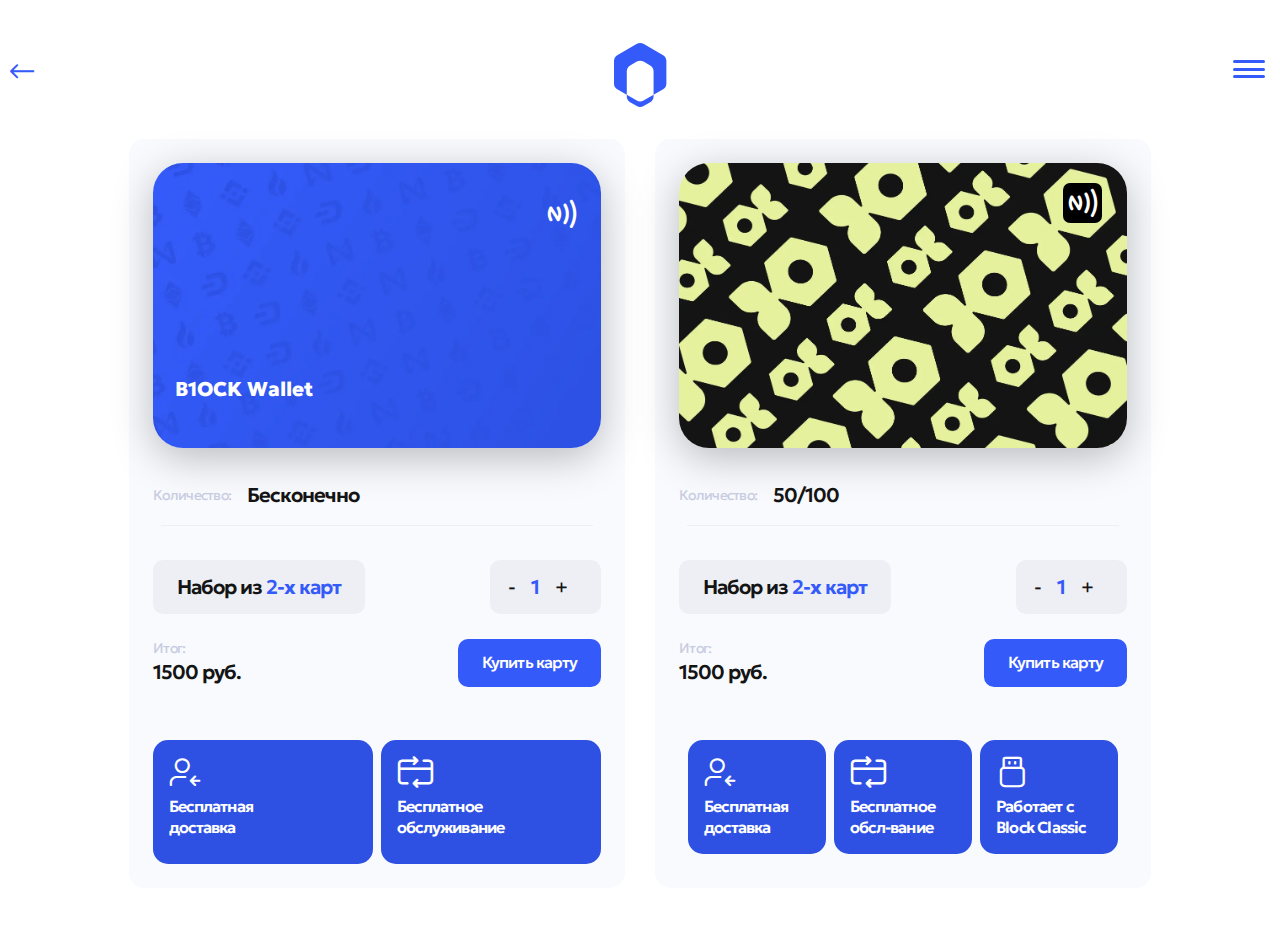
<file: pages/market.html>
<!DOCTYPE html>
<html lang="ru">

<head>
	<title>Главная</title>
	<meta charset="UTF-8">
	<meta name="format-detection" content="telephone=no">
	<!-- <style>body{opacity: 0;}</style> -->
	<link rel="stylesheet" href="../css/style.min.css?_v=20230708022323">
	<script src="https://api-maps.yandex.ru/2.1/?apikey=e2266caa-4367-4e73-8883-187ee8c63617&lang=ru_RU&_v=20230708022323" type="text/javascript"></script>


	<!-- <meta name="robots" content="noindex, nofollow"> -->
	<meta name="viewport" content="width=device-width, initial-scale=1.0">
</head>

<body>
	<div class="wrapper">

		<header class="header">
			<div class="head__container"><button type="button" class="menu__icon icon-menu"><span></span></button></div>

			<div class="header-open">


				<div class="header__container">

					<div class="header__menu menu">

						<nav class="menu__body">
							<h2 class="menu__title">Мы всегда в решении ожидания</h2>
							<ul class="menu__list">
								<li class="menu__item"><a href="" class="menu__link _icon-arrow">Центр помощи</a></li>
							
								<li class="menu__item"><a href="" class="menu__link _icon-arrow">Telegram</a></li>
								<li class="menu__item"><a href="" class="menu__link _icon-arrow">GitHub</a></li>
							</ul>
						</nav>

					</div>
				</div>
			</div>
		</header>
		<main class="page">
			<div class="page__container">
				<a href="../index.html" class="_icon-arrow3"></a>

				<div class="page__container-small">
					<div class="buy-card__logo">
						<a href="../index.html"><img src="../img/logo-blue.svg" alt="logo"></a>

					</div>
					<div class="market">
						<div class="market__body body-market">
							<div class="body-market__cards cards-body-market">
								<div class="cards-body-market__item item-market-cards">
									<div class="item-market-cards__image _icon-nfc">
										<picture><source srcset="../img/Card00.webp" type="image/webp"><img src="../img/Card00.png" alt=""></picture>
									</div>
									<div class="item-market-cards__info item-market-cards-info">
										<div class="item-market-cards-info__quantity">Количество: <span>Бесконечно</span></div>
										<div class="item-market-cards-info__body">
											<div class="item-market-cards-info__complect">Набор из <span>2-х карт</span></div>
											<div class="quantity">

												<button class="quantity__button quantity__button_minus" id="minus">-</button>
												<div class="quantity__count" id="count">1</div>
												<button id="plus" class="quantity__button_plus quantity__button">+</button>

												<div>

													<span id="price">1500</span>
												</div>


											</div>

										</div>
									</div>
									<div class="set-card-item-block__price price-item-block">
										<div class="price-item-block__body">
											<div class="price-item-block__title">Итог:</div>
											<div class="price-item-block__sum"> <span id="total">1500</span> руб.
											</div>
										</div>
										<a href="formbuycard-wallet.html" class="set-card-item-block__button button-buy">Купить карту</a>

									</div>

									<!-- <div class="item-market-cards-info__price">Цена: <span>1500 руб.</span></div>
                                        <a href="formbuycard.html" class="item-market-cards-info__button">Купить карту</a> -->

									<div class="item-market-cards__free free-item-market-cards">
										<div class="free-item-market-cards__item item-free-market">
											<div class="item-free-market__title _icon-userleft">Бесплатная доставка</div>
										</div>
										<div class="free-item-market-cards__item item-free-market">
											<div class="item-free-market__title _icon-cardrefresh1">Бесплатное обслуживание</div>
										</div>
									</div>
								</div>

								<div class="cards-body-market__item cards-body-market__item-2 item-market-cards">
									<div class="item-market-cards__image-2 _icon-nfc">
										<picture><source srcset="../img/Cardironfish.webp" type="image/webp"><img src="../img/Cardironfish.png" alt=""></picture>
									</div>
									<div class="item-market-cards__info item-market-cards-info item-market-cards-info-3">

										<div class="item-market-cards-info__quantity">Количество: <span>50/100</span></div>
										<div class="item-market-cards-info__body">
											<div class="item-market-cards-info__complect">Набор из <span>2-х карт</span></div>
											<div class="quantity">

												<button class="quantity__button quantity__button_minus" id="minus2">-</button>
												<div class="quantity__count" id="count2">1</div>
												<button id="plus2" class="quantity__button_plus quantity__button">+</button>

												<div>

													<span id="price2">1500</span>
												</div>


											</div>

										</div>

										<div class="set-card-item-block__price price-item-block">
											<div class="price-item-block__body">
												<div class="price-item-block__title">Итог:</div>
												<div class="price-item-block__sum"> <span id="total2">1500</span> руб.
												</div>
											</div>
											<a href="formbuycard-ironfish.html" class="set-card-item-block__button button-buy">Купить карту</a>

										</div>

									</div>
									<div class="item-market-cards__free free-item-market-cards free-item-market-cards-3">
										<div class="free-item-market-cards__item item-free-market">
											<div class="item-free-market__title _icon-userleft">Бесплатная доставка</div>
										</div>
										<div class="free-item-market-cards__item item-free-market">
											<div class="item-free-market__title _icon-cardrefresh1">Бесплатное обсл-вание</div>
										</div>
										<div class="free-item-market-cards__item item-free-market">
											<div class="item-free-market__title _icon-flashdrive">Работает с Block Classic</div>
										</div>
									</div>
								</div>
							</div>
						</div>
					</div>
				</div>
				</section>


			</div>

	


	</main>
	<footer class="footer">
		<div class="footer__container">
			<div class="footer__body">
				<div class="footer__logo">
					<img src="../img/logo.svg" alt="">
				</div>
				<div class="footer__menu menu">

					<nav class="footer-menu__body">

						<div class="footer-menu__title">Товары</div>
						<ul class="footer-menu__list">
							<li class="footer-menu__item"><a href="" class="footer-menu__link">Block NFC</a></li>
							<li class="footer-menu__item"><a href="" class="footer-menu__link">Учиться</a></li>
							<li class="footer-menu__item"><a href="" class="footer-menu__link">Часто задаваемые вопросы</a></li>
							<li class="footer-menu__item"><a href="" class="footer-menu__link">B1ock Академия</a></li>
						</ul>
					</nav>
					<nav class="footer-menu__body">

						<div class="footer-menu__title">Приложение</div>
						<ul class="footer-menu__list">
							<li class="footer-menu__item"><a href="" class="footer-menu__link">Мобильное приложение</a></li>
							
								<li class="footer-menu__item"><a href="" class="footer-menu__link">Настольные приложения</a></li>
						</ul>
					</nav>
					<nav class="footer-menu__devs">

						<div class="footer-menu__title">Devs</div>
						<ul class="footer-menu__list">
							<li class="footer-menu__item"><a href="" class="footer-menu__link">Портал разработчиков</a></li>
						</ul>
						<div class="footer-menu__title title-resource">Ресурсы</div>
						<ul class="footer-menu__list">
							<li class="footer-menu__item"><a href="" class="footer-menu__link">Swagger API</a></li>
							<li class="footer-menu__item"><a href="" class="footer-menu__link">Telegram</a></li>
							<li class="footer-menu__item"><a href="" class="footer-menu__link">GitHub</a></li>
						</ul>
					</nav>

				</div>

			</div>
			<div class="footer__copyright">с 2022 по настоящее время / B1OCK. Все права защищены.</div>
		</div>
	</footer>
	</div>
	<!-- 
<div id="popup" aria-hidden="true" class="popup">
	<div class="popup__wrapper">
		<div class="popup__content">
			<button data-close type="button" class="popup__close">Закрыть</button>
			<div class="popup__text">
			</div>
		</div>
	</div>
</div>
 -->

	<script src="../js/app.min.js?_v=20230708022323"></script>

</body>

</html>
</file>
<file: css/style.min.css>
@charset "UTF-8";@import url(https://fonts.googleapis.com/css?family=Geologica:100,200,300,regular,500,600,700,800,900&display=swap);@font-face{font-family:Font Awesome 6 Free;font-display:swap;src:url("../fonts/Font Awesome 6 Free-Regular-400.woff2") format("woff2"),url("../fonts/Font Awesome 6 Free-Regular-400.woff") format("woff");font-weight:400;font-style:normal}@font-face{font-family:Font Awesome 6 Duotone;font-display:swap;src:url("../fonts/Font Awesome 6 Duotone-Solid-900.woff2") format("woff2"),url("../fonts/Font Awesome 6 Duotone-Solid-900.woff") format("woff");font-weight:400;font-style:normal}@font-face{font-family:Font Awesome 6 Free;font-display:swap;src:url("../fonts/Font Awesome 6 Free-Solid-900.woff2") format("woff2"),url("../fonts/Font Awesome 6 Free-Solid-900.woff") format("woff");font-weight:400;font-style:normal}@font-face{font-family:Font Awesome 6 Pro;font-display:swap;src:url("../fonts/Font Awesome 6 Pro-Light-300.woff2") format("woff2"),url("../fonts/Font Awesome 6 Pro-Light-300.woff") format("woff");font-weight:300;font-style:normal}@font-face{font-family:Font Awesome 6 Brands;font-display:swap;src:url("../fonts/Font Awesome 6 Brands-Regular-400.woff2") format("woff2"),url("../fonts/Font Awesome 6 Brands-Regular-400.woff") format("woff");font-weight:400;font-style:normal}@font-face{font-family:Font Awesome 6 Pro;font-display:swap;src:url("../fonts/Font Awesome 6 Pro-Regular-400.woff2") format("woff2"),url("../fonts/Font Awesome 6 Pro-Regular-400.woff") format("woff");font-weight:400;font-style:normal}@font-face{font-family:Font Awesome 6 Pro;font-display:swap;src:url("../fonts/Font Awesome 6 Pro-Solid-900.woff2") format("woff2"),url("../fonts/Font Awesome 6 Pro-Solid-900.woff") format("woff");font-weight:400;font-style:normal}@font-face{font-family:Font Awesome 6 Pro;font-display:swap;src:url("../fonts/Font Awesome 6 Pro-Thin-100.woff2") format("woff2"),url("../fonts/Font Awesome 6 Pro-Thin-100.woff") format("woff");font-weight:100;font-style:normal}@font-face{font-family:icons;font-display:swap;src:url(../fonts/icons.woff2) format("woff2"),url(../fonts/icons.woff) format("woff");font-weight:400;font-style:normal}.about-card__title::after,.use::after,[class*=_icon-]:before{font-family:icons;font-style:normal;font-weight:400;font-variant:normal;text-transform:none;line-height:1;-webkit-font-smoothing:antialiased;-moz-osx-font-smoothing:grayscale}[class*=_icon-]:before{display:block}._icon-global:before{content:"\e904"}._icon-cardrefresh1:before{content:"\e905"}._icon-crypto:before{content:"\e903"}._icon-face:before{content:"\e901"}._icon-flash:before{content:"\e902"}._icon-arrow2:after{content:"\e909"}._icon-arrow3:before{content:"\e90a";color:#345afa;font-size:1.5rem;position:absolute;top:17px;padding-left:.625rem;left:0}._icon-banking:before{content:"\e90b"}._icon-clockcheck:before{content:"\e90d"}._icon-core:before{content:"\e90e"}._icon-creditcardshield:before{content:"\e90f"}._icon-flashdrive:before{content:"\e913"}._icon-lock:before{content:"\e915"}._icon-Portable:before{content:"\e917"}._icon-ram:before{content:"\e918"}._icon-rom:before{content:"\e919"}._icon-shieldtick:before{content:"\e91a"}._icon-standart:before{content:"\e91b"}._icon-status:before{content:"\e91c"}._icon-userleft:before{content:"\e91d"}._icon-arrow:before{content:"\e900"}._icon-code:before{content:"\e906"}._icon-github:before{content:"\e907"}._icon-key:before{content:"\e908"}._icon-money:before{content:"\e90c"}._icon-nfc:before{content:"\e910"}._icon-github2:before{content:"\e911"}._icon-shield:before{content:"\e912"}._icon-telegram:before{content:"\e914"}*{padding:0;margin:0;border:0}*,:after,:before{-webkit-box-sizing:border-box;box-sizing:border-box}body,html{height:100%;min-width:320px}body{color:#141414;line-height:1;font-family:Geologica;font-size:.875rem;-ms-text-size-adjust:100%;-moz-text-size-adjust:100%;-webkit-text-size-adjust:100%;-webkit-font-smoothing:antialiased;-moz-osx-font-smoothing:grayscale}button,input,textarea{font-family:Geologica;font-size:inherit}button{cursor:pointer;color:inherit;background-color:inherit}a{color:inherit}a:link,a:visited{text-decoration:none}a:hover{text-decoration:none}ul li{list-style:none}img{vertical-align:top}h1,h2,h3,h4,h5,h6{font-weight:inherit;font-size:inherit}.lock body{overflow:auto;-ms-touch-action:none;touch-action:none}.wrapper{min-height:100%;display:-webkit-box;display:-ms-flexbox;display:flex;-webkit-box-orient:vertical;-webkit-box-direction:normal;-ms-flex-direction:column;flex-direction:column;overflow:hidden}.wrapper>main{-webkit-box-flex:1;-ms-flex:1 1 auto;flex:1 1 auto}.wrapper>*{min-width:0}[class*=__container]{max-width:84rem;-webkit-box-sizing:content-box;box-sizing:content-box;margin:0 auto;padding:0 .9375rem}.button{display:-webkit-box;display:-ms-flexbox;display:flex;-webkit-box-pack:center;-ms-flex-pack:center;justify-content:center;padding:1.041875rem 1.844375rem;font-size:1.5rem;-webkit-transition:all .3s ease 0s;transition:all .3s ease 0s;border-radius:.3125rem;width:9.375rem;text-align:center;color:#fff;text-align:center;font-weight:500;line-height:100%;letter-spacing:-1.2px;background-color:#141414}@supports (font-size:clamp(1.125rem ,0.9464285714rem + 0.8928571429vw ,1.5rem)){.button{font-size:clamp(1.125rem ,.9464285714rem + .8928571429vw ,1.5rem)}}@supports not (font-size:clamp(1.125rem ,0.9464285714rem + 0.8928571429vw ,1.5rem)){.button{font-size:calc(1.125rem + .375 * (100vw - 20rem)/ 42)}}.button-buy{text-align:center;font-size:1rem;border-radius:.625rem;padding:.9375rem 1.5rem 1.0625rem 1.5rem;background:#345afa;font-weight:500;line-height:100%;letter-spacing:-.8px;-webkit-transition:all .3s ease 0s;transition:all .3s ease 0s;color:#fff}.buy-item-support__button,.item-market-cards-info__button{-webkit-transition:all .3s ease 0s;transition:all .3s ease 0s}.buy-item-support__button:hover,.item-market-cards-info__button:hover{background-color:#141414;-webkit-transition:all .3s ease 0s;transition:all .3s ease 0s}[class*=-ibg]{position:relative}[class*=-ibg] img{position:absolute;width:100%;height:100%;top:0;left:0;-o-object-fit:cover;object-fit:cover}[class*=-ibg_contain] img{-o-object-fit:contain;object-fit:contain}.title{font-family:Geologica;font-weight:800;font-size:6.875rem;text-align:center;line-height:100%;letter-spacing:-5.5px;text-transform:uppercase}.text{color:#141414;line-height:150%;letter-spacing:-.8px;max-width:14.8125rem}.header{padding-top:60px}.menu-open .header{background-image:url(../img/background-menu.svg);background-color:#345afa}.header .header-open{-webkit-transition:-webkit-transform .4s ease;transition:-webkit-transform .4s ease;transition:transform .4s ease;transition:transform .4s ease,-webkit-transform .4s ease;-webkit-transform:translateX(-100%);-ms-transform:translateX(-100%);transform:translateX(-100%)}.menu-open .header .header-open{-webkit-transition:-webkit-transform .4s ease;transition:-webkit-transform .4s ease;transition:transform .4s ease;transition:transform .4s ease,-webkit-transform .4s ease;-webkit-transform:translateX(0);-ms-transform:translateX(0);transform:translateX(0)}.header__menu{margin-left:3rem}@supports (margin-left:clamp(0.0000000625rem ,-1.4285713363rem + 7.142856994vw ,3rem)){.header__menu{margin-left:clamp(.0000000625rem ,-1.4285713363rem + 7.142856994vw ,3rem)}}@supports not (margin-left:clamp(0.0000000625rem ,-1.4285713363rem + 7.142856994vw ,3rem)){.header__menu{margin-left:calc(.0000000625rem + 2.9999999375 * (100vw - 20rem)/ 42)}}.menu-open .header__menu{display:block;-webkit-transition:all .3s ease 0s;transition:all .3s ease 0s}.icon-menu{margin-left:auto;display:block;position:relative;width:2rem;height:1.125rem;-webkit-transform:translateX(0);-ms-transform:translateX(0);transform:translateX(0);cursor:pointer;z-index:100}.icon-menu span,.icon-menu::after,.icon-menu::before{content:"";-webkit-transition:all .3s ease 0s;transition:all .3s ease 0s;right:0;position:absolute;width:100%;height:.1875rem;background-color:#345afa;border-radius:31px}.menu-open .icon-menu span,.menu-open .icon-menu::after,.menu-open .icon-menu::before{background-color:#fff;-webkit-transition:all .3s ease 0s;transition:all .3s ease 0s}.icon-menu::before{top:0}.icon-menu::after{bottom:0}.icon-menu span{top:calc(50% - .0625rem)}.menu-open .icon-menu span{width:0}.menu-open .icon-menu::before{top:calc(50% - .0625rem);-webkit-transform:rotate(-45deg);-ms-transform:rotate(-45deg);transform:rotate(-45deg)}.menu-open .icon-menu::after{bottom:calc(50% - .0625rem);-webkit-transform:rotate(45deg);-ms-transform:rotate(45deg);transform:rotate(45deg)}.menu-open .menu__icon{color:#fff}.menu__title{display:none;font-size:2.5rem;color:#fff;font-weight:700;line-height:100%;letter-spacing:-2px;margin-bottom:6rem}.menu-open .menu__title{display:block}@supports (font-size:clamp(1.5625rem ,1.1160714286rem + 2.2321428571vw ,2.5rem)){.menu__title{font-size:clamp(1.5625rem ,1.1160714286rem + 2.2321428571vw ,2.5rem)}}@supports not (font-size:clamp(1.5625rem ,1.1160714286rem + 2.2321428571vw ,2.5rem)){.menu__title{font-size:calc(1.5625rem + .9375 * (100vw - 20rem)/ 42)}}@supports (margin-bottom:clamp(3.75rem ,2.9318181818rem + 4.0909090909vw ,6rem)){.menu__title{margin-bottom:clamp(3.75rem ,2.9318181818rem + 4.0909090909vw ,6rem)}}@supports not (margin-bottom:clamp(3.75rem ,2.9318181818rem + 4.0909090909vw ,6rem)){.menu__title{margin-bottom:calc(3.75rem + 2.25 * (100vw - 20rem)/ 55)}}.menu__body{display:none;margin-bottom:5.8125rem}.menu-open .menu__body{display:block}.menu__list{display:-webkit-box;display:-ms-flexbox;display:flex;gap:2rem}.menu__link{position:relative;display:-webkit-box;display:-ms-flexbox;display:flex;-webkit-box-orient:horizontal;-webkit-box-direction:reverse;-ms-flex-direction:row-reverse;flex-direction:row-reverse;-webkit-box-pack:center;-ms-flex-pack:center;justify-content:center;-webkit-box-align:center;-ms-flex-align:center;align-items:center;color:#fff;font-size:1.25rem;gap:2rem;line-height:100%;letter-spacing:-1px}.menu__link::before{font-size:.5rem}.menu__link::after{content:"";position:absolute;width:100%;height:1px;background-color:#fff;left:0;top:-9px}.footer{-webkit-transition:-webkit-transform .4s ease;transition:-webkit-transform .4s ease;transition:transform .4s ease;transition:transform .4s ease,-webkit-transform .4s ease;position:relative;-webkit-transform:translateX(-100%);-ms-transform:translateX(-100%);transform:translateX(-100%)}.menu-open .footer{-webkit-transform:translateX(0);-ms-transform:translateX(0);transform:translateX(0);width:100%;height:100vh;display:block;background-image:url(../img/background-menu2.svg);background-color:#141414;left:0}.footer .footer__container{display:none;margin-top:2.5rem}.menu-open .footer .footer__container{display:block}.footer__body{margin-left:3rem;display:-webkit-box;display:-ms-flexbox;display:flex;-webkit-box-pack:justify;-ms-flex-pack:justify;justify-content:space-between}@supports (margin-left:clamp(0.0000000625rem ,-1.0909090057rem + 5.4545453409vw ,3rem)){.footer__body{margin-left:clamp(.0000000625rem ,-1.0909090057rem + 5.4545453409vw ,3rem)}}@supports not (margin-left:clamp(0.0000000625rem ,-1.0909090057rem + 5.4545453409vw ,3rem)){.footer__body{margin-left:calc(.0000000625rem + 2.9999999375 * (100vw - 20rem)/ 55)}}.footer__logo{margin-right:3rem}.menu{display:-webkit-box;display:-ms-flexbox;display:flex}@supports ((-moz-column-gap:clamp(3.125rem ,-7.9861111111rem + 23.1481481481vw ,9.375rem)) or (column-gap:clamp(3.125rem ,-7.9861111111rem + 23.1481481481vw ,9.375rem))){.menu{-webkit-column-gap:clamp(3.125rem ,-7.9861111111rem + 23.1481481481vw ,9.375rem);-moz-column-gap:clamp(3.125rem ,-7.9861111111rem + 23.1481481481vw ,9.375rem);column-gap:clamp(3.125rem ,-7.9861111111rem + 23.1481481481vw ,9.375rem)}}@supports not ((-moz-column-gap:clamp(3.125rem ,-7.9861111111rem + 23.1481481481vw ,9.375rem)) or (column-gap:clamp(3.125rem ,-7.9861111111rem + 23.1481481481vw ,9.375rem))){.menu{-webkit-column-gap:calc(3.125rem + 6.25 * (100vw - 48rem)/ 27);-moz-column-gap:calc(3.125rem + 6.25 * (100vw - 48rem)/ 27);column-gap:calc(3.125rem + 6.25 * (100vw - 48rem)/ 27)}}.footer__copyright{color:#fff;position:absolute;left:50%;bottom:5%;font-size:.875rem;-webkit-transform:translate(-50%);-ms-transform:translate(-50%);transform:translate(-50%);text-align:center}.footer-menu__devs{display:-webkit-box;display:-ms-flexbox;display:flex;-webkit-box-orient:vertical;-webkit-box-direction:normal;-ms-flex-direction:column;flex-direction:column}.footer-menu__body{display:-webkit-box;display:-ms-flexbox;display:flex;-webkit-box-orient:vertical;-webkit-box-direction:normal;-ms-flex-direction:column;flex-direction:column}.footer-menu__title{color:#454545;font-weight:600;line-height:100%;letter-spacing:-.8px;text-transform:uppercase;margin-bottom:2rem}.footer-menu__list{display:-webkit-box;display:-ms-flexbox;display:flex;-webkit-box-orient:vertical;-webkit-box-direction:normal;-ms-flex-direction:column;flex-direction:column;gap:.9375rem}.footer-menu__link{font-size:1.125rem;font-family:Geologica;font-weight:300;line-height:100%;letter-spacing:-.9px;-webkit-transition:all .3s ease 0s;transition:all .3s ease 0s;color:#fff}.title-resource{margin-top:2rem}.menu-open .page{display:none}.home-page{padding-bottom:4.375rem}.home-page__container{position:relative}.home-page__title{position:relative;margin:0 auto;font-size:6.875rem;max-height:20.625rem;margin-top:-2rem;max-width:83.625rem;max-height:20.625rem}@supports (font-size:clamp(3.75rem ,-1.4894366197rem + 8.4507042254vw ,5.625rem)){.home-page__title{font-size:clamp(3.75rem ,-1.4894366197rem + 8.4507042254vw ,5.625rem)}}@supports not (font-size:clamp(3.75rem ,-1.4894366197rem + 8.4507042254vw ,5.625rem)){.home-page__title{font-size:calc(3.75rem + 1.875 * (100vw - 62rem)/ 22.1875)}}.home-page .home-page__info-images{display:-webkit-box;display:-ms-flexbox;display:flex;-webkit-box-align:center;-ms-flex-align:center;align-items:center;-webkit-box-pack:center;-ms-flex-pack:center;justify-content:center}.home-page__info-images::-webkit-scrollbar{width:.5em}.home-page__info-images::-webkit-scrollbar-track{background-color:transparent}.home-page__info-images::-webkit-scrollbar-thumb{background-color:transparent}.card-home-page-mb{overflow:hidden}#map-container{width:100%;height:300px;margin-top:.9375rem}._form-error{color:red;font-size:.75rem;margin-bottom:1.5625rem}.info-images__cooperation{position:absolute;top:40%;left:7.4404761905%}.info-images__search{position:absolute;right:5.9523809524%;bottom:34.2592592593%}.card-home-page{position:relative;display:-webkit-box;display:-ms-flexbox;display:flex;-webkit-box-align:center;-ms-flex-align:center;align-items:center;-webkit-box-pack:center;-ms-flex-pack:center;justify-content:center;-webkit-animation:card .6s ease;animation:card .6s ease}.card-home-page__text{position:absolute;bottom:110px;left:0}@supports (margin-left:clamp(5.625rem ,-9.2788461538rem + 24.0384615385vw ,8.75rem)){.card-home-page__text{margin-left:clamp(5.625rem ,-9.2788461538rem + 24.0384615385vw ,8.75rem)}}@supports not (margin-left:clamp(5.625rem ,-9.2788461538rem + 24.0384615385vw ,8.75rem)){.card-home-page__text{margin-left:calc(5.625rem + 3.125 * (100vw - 62rem)/ 13)}}.body-card-home{-webkit-animation:card .3s ease;animation:card .3s ease;text-align:center;-webkit-box-pack:center;-ms-flex-pack:center;justify-content:center;-webkit-box-align:center;-ms-flex-align:center;align-items:center;display:-webkit-box;display:-ms-flexbox;display:flex;-webkit-box-orient:vertical;-webkit-box-direction:normal;-ms-flex-direction:column;flex-direction:column;margin-top:-6.5625rem;position:relative}@supports (margin-top:clamp(-6.5625rem ,13.7215909091rem + -24.1477272727vw ,-1.25rem)){.body-card-home{margin-top:clamp(-6.5625rem ,13.7215909091rem + -24.1477272727vw ,-1.25rem)}}@supports not (margin-top:clamp(-6.5625rem ,13.7215909091rem + -24.1477272727vw ,-1.25rem)){.body-card-home{margin-top:calc(-1.25rem + -5.3125 * (100vw - 62rem)/ 22)}}.body-card-home__image{-webkit-box-shadow:0 10px 70px 0 rgba(14,24,66,.35);box-shadow:0 10px 70px 0 rgba(14,24,66,.35);border-radius:1.875rem;position:relative}.body-card-home__image img{width:100%;height:100%;border-radius:1.875rem}.body-card-home__image::before{position:absolute;top:24px;right:24px;font-size:2.375rem;color:#fff}.body-card-home__actions{display:-webkit-box;display:-ms-flexbox;display:flex;gap:.625rem}.body-card-home__button{margin-top:2.375rem;font-weight:500;line-height:100%;letter-spacing:-1.2px}.QR-main{position:absolute;top:50%;left:50%;-webkit-transform:translate(-50%,-50%);-ms-transform:translate(-50%,-50%);transform:translate(-50%,-50%);max-width:12.5rem;max-height:12.5rem}.advantages-card-home{font-size:1.5rem;color:#fff}.advantages-card-home__nfc{-webkit-transition:all .3s ease 0s;transition:all .3s ease 0s;position:absolute;left:32.1428571429%;top:14.3518518519%;z-index:2}.advantages-card-home__nfc::before{background-color:#141414;padding:.9375rem .9375rem;border-radius:.625rem}.advantages-card-home__nfc::after{display:-webkit-box;display:-ms-flexbox;display:flex;content:"NFC";-webkit-box-align:center;-ms-flex-align:center;align-items:center;-webkit-box-pack:center;-ms-flex-pack:center;justify-content:center;font-size:.875rem;position:absolute;background-color:#fff;border-radius:0 .625rem .625rem 0;color:#141414;padding:.75rem 1rem;width:7.5rem;min-height:3.375rem;z-index:-1;left:-100%;opacity:0;margin-left:3.125rem;top:0}.advantages-card-home__key{-webkit-transition:all .3s ease 0s;transition:all .3s ease 0s;position:absolute;left:28.1994047619%;top:32.4074074074%;z-index:2}.advantages-card-home__key::before{background-color:#141414;padding:.9375rem .9375rem;border-radius:.625rem}.advantages-card-home__key::after{display:-webkit-box;display:-ms-flexbox;display:flex;content:"Сквозное шифрование";-webkit-box-align:center;-ms-flex-align:center;align-items:center;-webkit-box-pack:center;-ms-flex-pack:center;justify-content:center;font-size:.875rem;position:absolute;background-color:#fff;border-radius:0 .625rem .625rem 0;color:#141414;padding:.75rem 1rem;width:7.5rem;min-height:3.375rem;z-index:-1;left:-100%;opacity:0;margin-left:3.125rem;top:0}.advantages-card-home__shield{display:-webkit-box;display:-ms-flexbox;display:flex;-webkit-box-align:center;-ms-flex-align:center;align-items:center;min-width:3.375rem;-webkit-transition:all .3s ease 0s;transition:all .3s ease 0s;position:absolute;right:32.1428571429%;top:16.6666666667%;z-index:2}.advantages-card-home__shield::before{background-color:#141414;padding:.9375rem 1.0625rem;border-radius:.625rem}.advantages-card-home__shield::after{display:-webkit-box;display:-ms-flexbox;display:flex;content:"Конфиденци-альность";-webkit-box-align:center;-ms-flex-align:center;align-items:center;-webkit-box-pack:center;-ms-flex-pack:center;justify-content:center;font-size:.875rem;position:absolute;background-color:#fff;border-radius:.625rem 0 0 .625rem;color:#141414;padding:.75rem 1rem;width:8.75rem;min-height:3.375rem;z-index:-1;right:-100%;opacity:0;margin-right:2.8125rem;text-align:center;top:0}.advantages-card-home__code{-webkit-transition:all .3s ease 0s;transition:all .3s ease 0s;position:absolute;right:26.0416666667%;top:35.1851851852%;z-index:2}.advantages-card-home__code::before{background-color:#141414;padding:.9375rem .875rem;border-radius:.625rem}.advantages-card-home__code::after{display:-webkit-box;display:-ms-flexbox;display:flex;content:"Открытый код";-webkit-box-align:center;-ms-flex-align:center;align-items:center;-webkit-box-pack:center;-ms-flex-pack:center;justify-content:center;font-size:.875rem;position:absolute;background-color:#fff;border-radius:.625rem 0 0 .625rem;color:#141414;padding:.75rem 1rem;width:7.5rem;min-height:3.375rem;z-index:-1;right:-100%;opacity:0;margin-right:2.8125rem;top:0}.advantages-card-home__wallet{-webkit-transition:all .3s ease 0s;transition:all .3s ease 0s;position:absolute;right:30.7291666667%;bottom:27.7777777778%;z-index:2}.advantages-card-home__wallet::before{background-color:#141414;padding:.9375rem .9375rem;border-radius:.625rem}.advantages-card-home__wallet::after{display:-webkit-box;display:-ms-flexbox;display:flex;content:"Портативность";-webkit-box-align:center;-ms-flex-align:center;align-items:center;-webkit-box-pack:center;-ms-flex-pack:center;justify-content:center;font-size:.875rem;position:absolute;background-color:#fff;border-radius:.625rem 0 0 .625rem;color:#141414;padding:.75rem 1rem;width:7.8125rem;min-height:3.375rem;z-index:-1;right:-100%;opacity:0;margin-right:2.8125rem;top:0}.about-us{display:-webkit-box;display:-ms-flexbox;display:flex;-webkit-box-pack:justify;-ms-flex-pack:justify;justify-content:space-between;-webkit-box-align:end;-ms-flex-align:end;align-items:end}@supports (margin-right:clamp(3.125rem ,-4.9953007519rem + 16.9172932331vw ,8.75rem)){.about-us{margin-right:clamp(3.125rem ,-4.9953007519rem + 16.9172932331vw ,8.75rem)}}@supports not (margin-right:clamp(3.125rem ,-4.9953007519rem + 16.9172932331vw ,8.75rem)){.about-us{margin-right:calc(3.125rem + 5.625 * (100vw - 48rem)/ 33.25)}}@supports (margin-left:clamp(3.125rem ,-4.9953007519rem + 16.9172932331vw ,8.75rem)){.about-us{margin-left:clamp(3.125rem ,-4.9953007519rem + 16.9172932331vw ,8.75rem)}}@supports not (margin-left:clamp(3.125rem ,-4.9953007519rem + 16.9172932331vw ,8.75rem)){.about-us{margin-left:calc(3.125rem + 5.625 * (100vw - 48rem)/ 33.25)}}.about-us__team{margin-top:-1.875rem}.team-about-us__title{font-size:2.5rem;font-weight:700;line-height:100%;letter-spacing:-2px}@supports (font-size:clamp(1.5625rem ,1.1160714286rem + 2.2321428571vw ,2.5rem)){.team-about-us__title{font-size:clamp(1.5625rem ,1.1160714286rem + 2.2321428571vw ,2.5rem)}}@supports not (font-size:clamp(1.5625rem ,1.1160714286rem + 2.2321428571vw ,2.5rem)){.team-about-us__title{font-size:calc(1.5625rem + .9375 * (100vw - 20rem)/ 42)}}.team-about-us__title:not(:last-child){margin-bottom:1.125rem}.body-team-about-us{display:-webkit-box;display:-ms-flexbox;display:flex}.body-team-about-us__item{margin-left:-15px}.body-team-about-us__item:first-child{margin-left:0}.social__body{display:-webkit-box;display:-ms-flexbox;display:flex}.body-social__item{position:relative;margin-left:-.625rem;display:-webkit-box;display:-ms-flexbox;display:flex;-webkit-box-align:center;-ms-flex-align:center;align-items:center;-webkit-box-pack:center;-ms-flex-pack:center;justify-content:center;font-size:1.5625rem;color:#fff;background-color:#fff;border-radius:50%;padding:.1875rem .1875rem .1875rem .1875rem;z-index:2}.body-social__item:hover{background-color:#141414}.body-social__item:first-child{margin-left:0}.body-social__item:before{background-color:#345afa;padding:.875rem .9375rem .9375rem .875rem;z-index:1;border-radius:50%}.body-social__item:last-child::before{padding:.8125rem 1.0625rem 1rem 1.125rem}@-webkit-keyframes card{0%{-webkit-transform:translateY(100%);transform:translateY(100%)}100%{-webkit-transform:translateX(0);transform:translateX(0)}}@keyframes card{0%{-webkit-transform:translateY(100%);transform:translateY(100%)}100%{-webkit-transform:translateX(0);transform:translateX(0)}}#map-container{display:none}.buy-card__container{position:relative}.buy-card__container-small{max-width:64rem;margin:0 auto;padding:0}.buy-card__logo{margin:0 auto;text-align:center;margin-bottom:2rem;display:block;margin-top:-2.1875rem;max-width:3.3125rem}.buy-card__block{display:-webkit-box;display:-ms-flexbox;display:flex;-webkit-box-pack:justify;-ms-flex-pack:justify;justify-content:space-between}.column-block-card__body{display:-webkit-box;display:-ms-flexbox;display:flex;-webkit-box-align:center;-ms-flex-align:center;align-items:center;-webkit-box-pack:center;-ms-flex-pack:center;justify-content:center}.column-block-card__image{-webkit-transform:rotate(-6.833deg);-ms-transform:rotate(-6.833deg);transform:rotate(-6.833deg);position:relative;border-radius:30px;background-image:url(../img/Cards.svg);-webkit-box-shadow:0 10px 40px 0 rgba(0,0,0,.25);box-shadow:0 10px 40px 0 rgba(0,0,0,.25);width:385px;height:245px;z-index:3}.column-block-card__image::after{content:"B1OCK Wallet";font-weight:800;line-height:100%;font-size:1.25rem;color:#fff;position:absolute;bottom:49px;left:22px}.column-block-card__image::before{top:36px;right:25px;position:absolute;font-size:1.875rem;color:#fff}.column-block-card .column-block-card__image2{position:relative;margin-bottom:9.375rem}.column-block-card .column-block-card__image2::after{content:"";-webkit-box-shadow:0 10px 40px 0 rgba(0,0,0,.25);box-shadow:0 10px 40px 0 rgba(0,0,0,.25);-webkit-transform:rotate(-17.555deg);-ms-transform:rotate(-17.555deg);transform:rotate(-17.555deg);position:absolute;background-image:url(../img/Cards.svg);top:-230px;left:0;z-index:1;border-radius:1.875rem;width:385px;height:245px}.column-block-card .column-block-card__image2::before{content:"";-webkit-box-shadow:0 10px 40px 0 rgba(0,0,0,.25);box-shadow:0 10px 40px 0 rgba(0,0,0,.25);-webkit-transform:rotate(-25.774deg);-ms-transform:rotate(-25.774deg);transform:rotate(-25.774deg);position:absolute;background-image:url(../img/Cards.svg);top:-210px;left:10px;z-index:1;border-radius:30px;width:385px;height:245px}.column-block-card__banner{color:#fff;font-size:2rem;font-weight:700;line-height:130%;letter-spacing:-1.6px;padding:1.3125rem 1.875rem 1.25rem 2.6875rem;background-color:#345afa;border-radius:.9375rem;max-width:31rem}@supports (font-size:clamp(1rem ,0.6363636364rem + 1.8181818182vw ,2rem)){.column-block-card__banner{font-size:clamp(1rem ,.6363636364rem + 1.8181818182vw ,2rem)}}@supports not (font-size:clamp(1rem ,0.6363636364rem + 1.8181818182vw ,2rem)){.column-block-card__banner{font-size:calc(1rem + 1 * (100vw - 20rem)/ 55)}}@supports (max-width:clamp(18.75rem ,14.2954545455rem + 22.2727272727vw ,31rem)){.column-block-card__banner{max-width:clamp(18.75rem ,14.2954545455rem + 22.2727272727vw ,31rem)}}@supports not (max-width:clamp(18.75rem ,14.2954545455rem + 22.2727272727vw ,31rem)){.column-block-card__banner{max-width:calc(18.75rem + 12.25 * (100vw - 20rem)/ 55)}}.item-bloc-card-md{display:-webkit-box;display:-ms-flexbox;display:flex;-webkit-box-orient:vertical;-webkit-box-direction:normal;-ms-flex-direction:column;flex-direction:column;-webkit-box-align:center;-ms-flex-align:center;align-items:center;-ms-grid-column-align:center;justify-self:center;background-color:#f9fafe;border-radius:.9375rem;position:relative;z-index:2;margin-bottom:1.25rem;padding:2rem 1.4375rem 1.5625rem 2rem}.item-block-card{background-color:#f9fafe;border-radius:.9375rem;position:relative;z-index:2;margin-bottom:1.25rem;padding:2rem 2.5625rem 1.5625rem 2rem}.item-block-card__title{max-width:26.4375rem;font-size:2.5rem;font-weight:700;line-height:100%;letter-spacing:-2px}@supports (font-size:clamp(1.5625rem ,0.3125rem + 6.25vw ,2.5rem)){.item-block-card__title{font-size:clamp(1.5625rem ,.3125rem + 6.25vw ,2.5rem)}}@supports not (font-size:clamp(1.5625rem ,0.3125rem + 6.25vw ,2.5rem)){.item-block-card__title{font-size:calc(1.5625rem + .9375 * (100vw - 20rem)/ 15)}}.item-block-card__title span{color:#345afa}.item-block-card__title:not(:last-child){margin-bottom:1.5rem}.item-block-card__text{color:#141414;font-size:.875rem;max-width:24rem;line-height:130%;letter-spacing:-.7px}.item-block-card__text:not(:last-child){margin-bottom:2rem}.set-card-item-block:not(:last-child){margin-bottom:2.375rem}.set-card-item-block__q{display:-webkit-box;display:-ms-flexbox;display:flex;-webkit-box-pack:justify;-ms-flex-pack:justify;justify-content:space-between;margin-right:2rem;gap:.625rem;position:relative}.set-card-item-block__q::after{content:"";width:27rem;height:.0625rem;background:#edeff4;position:absolute;bottom:-24px;left:0}.set-card-item-block__title span{color:#345afa}.quantity{gap:1rem;background-color:#edeff4;max-width:6.9375rem;display:-webkit-box;display:-ms-flexbox;display:flex;padding:.75rem 1.5rem;border-radius:.625rem;display:flex;text-align:center;-webkit-box-pack:center;-ms-flex-pack:center;justify-content:center;-webkit-box-align:center;-ms-flex-align:center;align-items:center;position:relative}.quantity__button_plus{font-size:1.25rem;font-family:Geologica;line-height:150%;letter-spacing:-1px}.quantity__button_minus{font-size:1.25rem;font-family:Geologica;line-height:150%;letter-spacing:-1px}.quantity__count{color:#345afa;font-size:1.25rem;font-weight:600;line-height:150%;letter-spacing:-1px}.set-card-item-block__price{display:-webkit-box;display:-ms-flexbox;display:flex;-webkit-box-pack:justify;-ms-flex-pack:justify;justify-content:space-between;-webkit-box-align:center;-ms-flex-align:center;align-items:center}.set-card-item-block__button{margin-left:auto}.price-item-block{margin-bottom:3.3125rem;display:-webkit-box;display:-ms-flexbox;display:flex;-webkit-box-pack:justify;-ms-flex-pack:justify;justify-content:space-between;-webkit-box-align:center;-ms-flex-align:center;align-items:center}.price-item-block__title{color:#c7cce1;font-size:.875rem;line-height:130%;letter-spacing:-.7px}.price-item-block__sum{font-size:1.25rem;font-weight:600;line-height:150%;letter-spacing:-1px}.body-info-block-card{gap:.5rem;display:-webkit-box;display:-ms-flexbox;display:flex}.item-info-card{border-radius:.9375rem;background:#2e51e4;min-width:13.75rem}@supports (min-width:clamp(7.5rem ,-5.1582278481rem + 63.2911392405vw ,13.75rem)){.item-info-card{min-width:clamp(7.5rem ,-5.1582278481rem + 63.2911392405vw ,13.75rem)}}@supports not (min-width:clamp(7.5rem ,-5.1582278481rem + 63.2911392405vw ,13.75rem)){.item-info-card{min-width:calc(7.5rem + 6.25 * (100vw - 20rem)/ 9.875)}}.item-info-card__title{font-size:1rem;color:#fff;font-weight:600;line-height:130%;letter-spacing:-.8px;padding:1rem 5.4375rem 1.625rem 1rem;max-width:9.8125rem;position:relative}.item-info-card__title::before{font-size:1.875rem;display:block;margin-bottom:.5rem}.feature-block-card__items-last{display:-ms-grid;display:grid;-ms-grid-columns:(1fr)[2];grid-template-columns:repeat(2,1fr);gap:1.875rem;max-width:26.875rem}.feature-block-card{max-width:26.875rem;margin-bottom:1.875rem;display:-ms-grid;display:grid;-ms-grid-columns:(1fr)[3];grid-template-columns:repeat(3,1fr);-ms-grid-rows:(1fr)[2];grid-template-rows:repeat(2,1fr);grid-gap:1.875rem}.feature-block-card__item-b{-ms-grid-column:3;grid-column-start:3;-ms-grid-column-span:1;grid-column-end:4}.feature-block-card__item-big{min-width:none;-ms-grid-column:1;grid-column-start:1;-ms-grid-column-span:2;grid-column-end:3}.item-feature-block-card{-webkit-box-align:center;-ms-flex-align:center;align-items:center;gap:1rem;display:-webkit-box;display:-ms-flexbox;display:flex}.item-feature-block-card__icon{max-width:3rem;max-height:3rem;color:#fff;padding:.5rem;font-size:2rem;background-color:#141414;border-radius:10px}.item-feature-block-card__subtitle{color:#c7cce1;font-size:.75rem;line-height:130%;letter-spacing:-.6px}.item-feature-block-card__title{font-size:1rem;font-weight:500;line-height:150%;letter-spacing:-.8px}#price,#price2{display:none}.about-card{border-radius:15px;background:#f9fafe;padding:1.25rem;min-width:64rem}.about-card__title{position:relative;color:#141414;text-align:center;font-size:2.5rem;padding-right:.625rem;padding-left:.625rem;font-weight:700;line-height:100%;letter-spacing:-2px;max-width:64rem}@supports (font-size:clamp(1.25rem ,0.7954545455rem + 2.2727272727vw ,2.5rem)){.about-card__title{font-size:clamp(1.25rem ,.7954545455rem + 2.2727272727vw ,2.5rem)}}@supports not (font-size:clamp(1.25rem ,0.7954545455rem + 2.2727272727vw ,2.5rem)){.about-card__title{font-size:calc(1.25rem + 1.25 * (100vw - 20rem)/ 55)}}.about-card__title::after{margin-top:1rem;display:block;color:#345afa;font-size:5.625rem;margin-bottom:1.25rem}.about-card__title .blue{color:#345afa}.about-card__item{margin-top:6.25rem}.smile1{position:absolute}.smile2{position:absolute}.item-about-card{position:relative;display:-webkit-box;display:-ms-flexbox;display:flex;-webkit-box-pack:justify;-ms-flex-pack:justify;justify-content:space-between}.item-about-card:not(:last-child){margin-bottom:6.25rem}.item-about-card:last-child{-webkit-box-pack:center;-ms-flex-pack:center;justify-content:center}.item-about-card_text{color:#c7cce1;font-size:.875rem;line-height:130%;letter-spacing:-.7px;margin-top:1.5rem;margin-left:3rem}.item-about-card_text-3{margin-top:4rem;margin-left:3rem;color:#c7cce1;font-size:.875rem;line-height:130%;letter-spacing:-.7px}.item-about-card__info-2{margin-top:10rem}.item-about-card__title{margin-left:2.5rem;max-width:20rem;font-size:2.5rem;font-weight:700;line-height:100%;letter-spacing:-2px;margin-top:200px}@supports (font-size:clamp(1.5625rem ,1.1160714286rem + 2.2321428571vw ,2.5rem)){.item-about-card__title{font-size:clamp(1.5625rem ,1.1160714286rem + 2.2321428571vw ,2.5rem)}}@supports not (font-size:clamp(1.5625rem ,1.1160714286rem + 2.2321428571vw ,2.5rem)){.item-about-card__title{font-size:calc(1.5625rem + .9375 * (100vw - 20rem)/ 42)}}.item-about-card__title-2{margin-left:2.5rem;max-width:29.875rem;font-size:2.5rem;font-weight:700;line-height:100%;letter-spacing:-2px;margin-top:auto}@supports (font-size:clamp(1.5625rem ,1.1160714286rem + 2.2321428571vw ,2.5rem)){.item-about-card__title-2{font-size:clamp(1.5625rem ,1.1160714286rem + 2.2321428571vw ,2.5rem)}}@supports not (font-size:clamp(1.5625rem ,1.1160714286rem + 2.2321428571vw ,2.5rem)){.item-about-card__title-2{font-size:calc(1.5625rem + .9375 * (100vw - 20rem)/ 42)}}.item-about-card__title-3{max-width:27.0625rem;font-size:2.5rem;margin-left:1.25rem;margin-right:-1.25rem;margin-top:12.5rem;font-weight:700;line-height:100%;letter-spacing:-2px;position:relative;z-index:2}@supports (font-size:clamp(1.5625rem ,1.1160714286rem + 2.2321428571vw ,2.5rem)){.item-about-card__title-3{font-size:clamp(1.5625rem ,1.1160714286rem + 2.2321428571vw ,2.5rem)}}@supports not (font-size:clamp(1.5625rem ,1.1160714286rem + 2.2321428571vw ,2.5rem)){.item-about-card__title-3{font-size:calc(1.5625rem + .9375 * (100vw - 20rem)/ 42)}}.item-about-card__image{width:25.75rem;height:16.375rem;position:relative;-webkit-transform:rotate(-30deg);-ms-transform:rotate(-30deg);transform:rotate(-30deg);margin-right:3.75rem;position:relative}.item-about-card__image .NFC-card1::before{position:absolute;top:25px;right:35px;color:#fff;font-size:1.625rem}.item-about-card__image::before{content:"B1OCK Wallet";font-weight:800;line-height:100%;font-size:1.25rem;color:#fff;position:absolute;bottom:15%;left:22px;z-index:2}.item-about-card__image img{width:25.75rem;height:16.375rem;border-radius:1.875rem}.item-about-card__image::after{content:"";border-radius:115px;opacity:.6000000238;background:radial-gradient(50% 50% at 50% 50%,#d9d9d9 0,rgba(217,217,217,0) 100%);width:115px;height:11px;position:absolute;left:-80px;bottom:20px;-webkit-transform:rotate(35deg);-ms-transform:rotate(35deg);transform:rotate(35deg)}.item-about-card__image-2{-webkit-transform:rotate(5.886deg);-ms-transform:rotate(5.886deg);transform:rotate(5.886deg);margin-right:7.5rem;position:relative;z-index:3;width:390px;height:248px;position:relative}.item-about-card__image-2 img{border-radius:30px;-webkit-box-shadow:0 10px 40px 0 rgba(0,0,0,.25);box-shadow:0 10px 40px 0 rgba(0,0,0,.25);width:390px;height:248px}.item-about-card__image-2 .NFC-card2::before{position:absolute;top:25px;right:35px;color:#fff;font-size:1.625rem}.item-about-card__image-2::before{content:"B1OCK Wallet";font-weight:800;line-height:100%;font-size:1.25rem;color:#fff;position:absolute;bottom:15%;left:22px;z-index:5}.item-about-card__image-3{width:450px;height:300px;-webkit-transform:rotateX(55deg) rotateY(0) rotateZ(-45deg);transform:rotateX(55deg) rotateY(0) rotateZ(-45deg);margin-top:1.5625rem;margin-left:1.875rem;margin-right:1.875rem}.item-about-card__image-3 img{width:450px;height:300px;border-radius:1.875rem}.item-about-card__image-3 .NFC-card3::before{position:absolute;top:25px;right:35px;color:#fff;font-size:1.625rem}.item-about-card__image-3::before{content:"B1OCK Wallet";font-weight:800;line-height:100%;font-size:1.25rem;color:#fff;position:absolute;bottom:15%;left:22px;z-index:5}.about-card__item-2{display:-webkit-box;display:-ms-flexbox;display:flex;padding-top:3.125rem;position:relative;z-index:2}.about-card__item-2::after{content:url(../img/Backgroundcardscan.jpg);position:absolute;left:72.5%;top:55%;opacity:.3;z-index:-1;-webkit-transform:translate(-50%,-50%);-ms-transform:translate(-50%,-50%);transform:translate(-50%,-50%)}.Tth{background-color:#f9fafe;padding:2rem;padding-left:2.5rem;border-radius:.9375rem;margin-bottom:2.375rem;padding-top:2.5rem}.use{display:-webkit-box;display:-ms-flexbox;display:flex;-webkit-box-orient:vertical;-webkit-box-direction:normal;-ms-flex-direction:column;flex-direction:column;-webkit-box-align:center;-ms-flex-align:center;align-items:center;margin-bottom:1.75rem;margin-top:6.25rem}.use::after{margin-top:1rem;display:block;color:#345afa;font-size:5.625rem;-webkit-transform:scale(-1,1);-ms-transform:scale(-1,1);transform:scale(-1,1)}.use__title{font-size:2.5rem;text-align:center;margin-bottom:5rem;font-weight:700;line-height:100%;letter-spacing:-2px}@supports (font-size:clamp(1.5625rem ,1.1160714286rem + 2.2321428571vw ,2.5rem)){.use__title{font-size:clamp(1.5625rem ,1.1160714286rem + 2.2321428571vw ,2.5rem)}}@supports not (font-size:clamp(1.5625rem ,1.1160714286rem + 2.2321428571vw ,2.5rem)){.use__title{font-size:calc(1.5625rem + .9375 * (100vw - 20rem)/ 42)}}.use__title span{color:#345afa}.body-use{display:-webkit-box;display:-ms-flexbox;display:flex;-webkit-box-align:center;-ms-flex-align:center;align-items:center;-webkit-box-pack:center;-ms-flex-pack:center;justify-content:center;gap:13.3125rem}.body-use__item{display:-webkit-box;display:-ms-flexbox;display:flex;-webkit-box-align:center;-ms-flex-align:center;align-items:center;-webkit-box-pack:center;-ms-flex-pack:center;justify-content:center;gap:1rem;-webkit-box-orient:vertical;-webkit-box-direction:normal;-ms-flex-direction:column;flex-direction:column}.item-body-use__icon{font-size:4rem}.item-body-use__title{font-size:1.875rem;font-weight:800;line-height:150%;letter-spacing:-1.5px}.item-body-use__text{font-size:.875rem;line-height:130%;letter-spacing:-.7px}.why__logo{text-align:center;display:-webkit-box;display:-ms-flexbox;display:flex;-webkit-box-align:center;-ms-flex-align:center;align-items:center;-webkit-box-pack:center;-ms-flex-pack:center;justify-content:center;gap:1.5rem}.why__logo span{color:#345afa}.why__title{font-size:2.5rem;font-weight:700;line-height:100%;letter-spacing:-2px;margin-bottom:3.125rem}.body-why{display:-webkit-box;display:-ms-flexbox;display:flex;gap:1.875rem}.body-why-info{padding:1.5rem;padding-bottom:2rem;background-color:#f9fafe;border-radius:.9375rem}.body-why-info__title{padding-left:3.0625rem;font-size:1.875rem;font-weight:800;line-height:150%;letter-spacing:-1.5px}.body-why-info__title:not(:last-child){margin-bottom:1rem}.body-why-info__title span{color:#345afa;font-size:1.875rem;font-weight:800;line-height:150%;letter-spacing:-1.5px;text-transform:uppercase}.body-why-info__block{display:-ms-grid;display:grid;-ms-grid-columns:(1fr)[2];grid-template-columns:repeat(2,1fr);-webkit-box-align:center;-ms-flex-align:center;align-items:center;-webkit-box-pack:center;-ms-flex-pack:center;justify-content:center;gap:.5rem;margin-bottom:1.6875rem}.body-why-info__item{background:#2e51e4;border-radius:15px}.body-why-info__text{margin-left:2.3125rem;color:#c7cce1;text-align:center;font-size:.875rem;line-height:130%;letter-spacing:-.7px;max-width:21.375rem}.item-info-why__name{color:#fff;font-size:1.25rem;font-family:Geologica;font-weight:600;line-height:150%;letter-spacing:-1px;display:-webkit-box;display:-ms-flexbox;display:flex;-webkit-box-align:center;-ms-flex-align:center;align-items:center;padding:1rem;gap:1.25rem;min-width:11rem}.item-info-why__name::before{display:-webkit-box;display:-ms-flexbox;display:flex;font-size:1.75rem}.body-why-block-card{padding:1.5rem;display:-webkit-box;display:-ms-flexbox;display:flex;background-color:#f9fafe;border-radius:.9375rem;gap:1.5rem}.body-why-block-card__title{font-size:1.875rem;font-weight:800;line-height:150%;letter-spacing:-1.5px}.body-why-block-card__title span{color:#345afa;font-size:1.875rem;font-weight:800;line-height:150%;letter-spacing:-1.5px;text-transform:uppercase}.body-why-block-card__text{margin-top:.5rem;color:#141414;font-size:.875rem;max-width:24rem;line-height:130%;letter-spacing:-.7px}.body-why-block-card__text:not(:last-child){margin-bottom:2rem}.apk-block__qr{margin-bottom:1rem;-webkit-box-shadow:0 10px 30px 0 rgba(14,24,66,.15);box-shadow:0 10px 30px 0 rgba(14,24,66,.15);padding:.625rem;border-radius:15px;background:#fff}.apk-block__qr img{width:118px;height:118px}.apk-block__text{color:#345afa;text-align:center;font-size:1rem;font-weight:800;line-height:150%;letter-spacing:-.8px;text-transform:uppercase}.set-card-item-block__title{padding:.75rem 1.5rem;background-color:#edeff4;border-radius:.625rem;font-size:1.25rem;position:relative;font-weight:600;line-height:150%;letter-spacing:-1px}.set-card-item-block__title span{color:#345afa}.set-why-block__title{padding:.75rem 1.5rem;background-color:#edeff4;border-radius:.625rem;font-size:1.25rem;position:relative;max-width:13.5rem;font-weight:600;line-height:150%;letter-spacing:-1px}.set-why-block__title span{color:#345afa}.set-why-block__q{display:-webkit-box;display:-ms-flexbox;display:flex;position:relative;gap:.5rem;-webkit-box-pack:justify;-ms-flex-pack:justify;justify-content:space-between;margin-bottom:3.125rem}.set-why-block__q::after{content:"";background:#edeff4;width:383px;height:1px;position:absolute;left:50%;-webkit-transform:translate(-50%);-ms-transform:translate(-50%);transform:translate(-50%);bottom:-24px}.page__container{position:relative}.page__container-small{max-width:64rem;margin:0 auto;padding-bottom:2.5rem}.cards-body-market{display:-webkit-box;display:-ms-flexbox;display:flex;-webkit-box-pack:center;-ms-flex-pack:center;justify-content:center;-webkit-box-align:center;-ms-flex-align:center;align-items:center;gap:1.875rem}.cards-body-market__item{background:#f9fafe;padding:1.5rem;border-radius:.9375rem}.item-market-cards{max-width:31rem;display:-webkit-box;display:-ms-flexbox;display:flex;-webkit-box-orient:vertical;-webkit-box-direction:normal;-ms-flex-direction:column;flex-direction:column;-webkit-box-pack:center;-ms-flex-pack:center;justify-content:center}.item-market-cards__image{margin:0 auto;position:relative;width:448px;height:285px}.item-market-cards__image:not(:last-child){margin-bottom:2rem}.item-market-cards__image img{width:448px;height:285px;border-radius:1.875rem;-webkit-box-shadow:0 10px 40px 0 rgba(0,0,0,.25);box-shadow:0 10px 40px 0 rgba(0,0,0,.25)}.item-market-cards__image::after{content:"B1OCK Wallet";font-weight:800;line-height:100%;font-size:1.25rem;color:#fff;position:absolute;bottom:49px;left:22px}.item-market-cards__image::before{top:36px;right:25px;position:absolute;font-size:1.875rem;color:#fff}.item-market-cards .item-market-cards__image-2{margin:0 auto;position:relative;width:448px;height:285px}.item-market-cards .item-market-cards__image-2:not(:last-child){margin-bottom:2rem}.item-market-cards .item-market-cards__image-2 img{width:448px;height:285px;border-radius:1.875rem;-webkit-box-shadow:0 10px 40px 0 rgba(0,0,0,.25);box-shadow:0 10px 40px 0 rgba(0,0,0,.25)}.item-market-cards .item-market-cards__image-2::before{top:20px;right:25px;position:absolute;font-size:1.875rem;color:#fff;background-color:#000;padding:.3125rem;border-radius:.4375rem}.item-market-cards__info::after{content:"";width:27rem;height:.0625rem;background:#edeff4;position:absolute;bottom:-16px;left:50%;-webkit-transform:translate(-50%);-ms-transform:translate(-50%);transform:translate(-50%)}.item-market-cards-info__body{display:-webkit-box;display:-ms-flexbox;display:flex;-webkit-box-pack:justify;-ms-flex-pack:justify;justify-content:space-between;margin-bottom:1.5625rem}.item-market-cards-info__quantity{margin-bottom:3.125rem;gap:1rem;display:-webkit-box;display:-ms-flexbox;display:flex;color:#c7cce1;font-size:.875rem;line-height:130%;letter-spacing:-.7px;margin-right:auto;-webkit-box-align:center;-ms-flex-align:center;align-items:center;position:relative}.item-market-cards-info__quantity span{font-size:1.25rem;font-weight:600;line-height:150%;letter-spacing:-1px;color:#141414}.item-market-cards-info__quantity::after{content:"";width:432px;height:1px;position:absolute;bottom:-16px;left:50%;-webkit-transform:translate(-50%);-ms-transform:translate(-50%);transform:translate(-50%);background:#edeff4}.item-market-cards-info__complect{padding:.75rem 1.5rem;background-color:#edeff4;border-radius:.625rem;font-size:1.25rem;position:relative;max-width:13.5rem;font-weight:600;line-height:150%;letter-spacing:-1px}.item-market-cards-info__complect span{color:#345afa}.item-market-cards-info__price{display:-webkit-box;display:-ms-flexbox;display:flex;gap:3.4375rem;color:#c7cce1;font-size:.875rem;-webkit-box-align:center;-ms-flex-align:center;align-items:center;line-height:130%;letter-spacing:-.7px}.item-market-cards-info__price span{font-size:1.25rem;font-weight:600;line-height:150%;letter-spacing:-1px;color:#141414}.item-market-cards-info__button{color:#fff;text-align:center;font-weight:500;line-height:100%;letter-spacing:-.8px;border-radius:.625rem;background:#345afa;padding:.9375rem .625rem 1.0625rem .625rem;font-size:1rem;display:-webkit-box;display:-ms-flexbox;display:flex;-webkit-box-pack:center;-ms-flex-pack:center;justify-content:center;max-width:9.1875rem}.free-item-market-cards{display:-webkit-box;display:-ms-flexbox;display:flex;gap:.5rem;-webkit-box-align:center;-ms-flex-align:center;align-items:center;-webkit-box-pack:center;-ms-flex-pack:center;justify-content:center}.free-item-market-cards-3{padding-bottom:.625rem}.free-item-market-cards-3 .item-free-market__title{max-width:7.3125rem;padding-right:.625rem;max-width:8.625rem;max-height:7.125rem}.item-free-market__title{font-size:1rem;font-weight:600;line-height:130%;letter-spacing:-.8px;border-radius:.9375rem;background-color:#2e51e4;max-width:13.75rem;color:#fff;padding:1rem 5.4375rem 1.625rem 1rem}.item-free-market__title::before{margin-bottom:.5rem;font-size:2rem}.support{margin-top:2.5rem}.support__title{text-align:center;margin-left:auto;margin-right:auto;margin-bottom:2rem;color:#141414;max-width:42.4375rem;text-align:center;font-size:2.5rem;font-weight:700;line-height:100%;letter-spacing:-2px}@supports (font-size:clamp(1.5625rem ,1.1160714286rem + 2.2321428571vw ,2.5rem)){.support__title{font-size:clamp(1.5625rem ,1.1160714286rem + 2.2321428571vw ,2.5rem)}}@supports not (font-size:clamp(1.5625rem ,1.1160714286rem + 2.2321428571vw ,2.5rem)){.support__title{font-size:calc(1.5625rem + .9375 * (100vw - 20rem)/ 42)}}.support__title span{color:#345afa}.body-support-products{display:-webkit-box;display:-ms-flexbox;display:flex;-ms-flex-wrap:wrap;flex-wrap:wrap;-webkit-box-pack:center;-ms-flex-pack:center;justify-content:center;gap:2rem}.body-support-products__item{border-radius:.9375rem;background:#f9fafe}.item-support-type__title{color:#c7cce1;position:relative;line-height:130%;letter-spacing:-.7px;margin-bottom:2.625rem;padding-left:1.5rem}.item-support-type__title::after{content:"";width:17rem;height:.0625rem;background:#edeff4;position:absolute;bottom:-16px;left:50%;-webkit-transform:translate(-50%);-ms-transform:translate(-50%);transform:translate(-50%)}.item-products-support__image-ibg{width:20rem;padding:0 0 81.5% 0}.item-products-support__title{font-size:1.25rem;font-weight:800;line-height:150%;letter-spacing:-1px;text-transform:uppercase;padding-left:1.5rem}.item-products-support__title:not(:last-child){margin-bottom:1rem}.item-products-support__color{display:-webkit-box;display:-ms-flexbox;display:flex;padding-left:1.5rem;gap:.5rem;position:relative}.item-products-support__color::after{content:"";width:17rem;height:.0625rem;background:#edeff4;position:absolute;bottom:16px;left:50%;-webkit-transform:translate(-50%);-ms-transform:translate(-50%);transform:translate(-50%)}.item-support-color__title{color:#c7cce1;line-height:130%;letter-spacing:-.7px}.buy-item-support{display:-webkit-box;display:-ms-flexbox;display:flex;-webkit-box-pack:justify;-ms-flex-pack:justify;justify-content:space-between;margin-left:1.5rem;margin-right:1.5rem;padding-bottom:1.5rem;-webkit-box-align:center;-ms-flex-align:center;align-items:center}.buy-item-support__price{font-size:1.25rem;font-weight:600;line-height:150%;letter-spacing:-1px}.buy-item-support__button{padding:.9375rem 1.5rem 1.0625rem 1.5rem;color:#fff;text-align:center;font-size:1rem;font-weight:500;line-height:100%;letter-spacing:-.8px;border-radius:.625rem;background-color:#345afa}.radio-color-item-1{display:-webkit-box;display:-ms-flexbox;display:flex;margin-bottom:3.125rem;position:relative}.checkbox1{position:relative}.delivery-title{display:-webkit-box;display:-ms-flexbox;display:flex;-webkit-box-pack:justify;-ms-flex-pack:justify;justify-content:space-between;margin-top:-.625rem;padding-left:1.875rem;font-size:1rem;color:#141414}.checkbox2,.checkbox3{position:relative}.radio-color-item-2{display:-webkit-box;display:-ms-flexbox;display:flex;margin-bottom:3.125rem;position:relative}.radio-color-item-3{display:-webkit-box;display:-ms-flexbox;display:flex;margin-bottom:3.125rem;position:relative}.radio__input{-moz-appearance:none;appearance:none;-webkit-appearance:none;position:absolute}.checkbox__input{-moz-appearance:none;appearance:none;-webkit-appearance:none;position:absolute}.radio__label{padding-left:1.5625rem;color:#444;font-size:1rem;cursor:pointer}.radio__label:before{content:"";display:block;width:18px;height:18px;border:1px solid transparent;border-radius:50%;top:0;left:0;position:absolute;z-index:1}.radio__label:after{content:""}.checkbox__label{display:-webkit-box;display:-ms-flexbox;display:flex;-webkit-box-pack:justify;-ms-flex-pack:justify;justify-content:space-between;padding-left:1.875rem;color:#444;font-size:1rem;cursor:pointer}.checkbox__label span{text-align:end}.checkbox__label:before{content:"";display:block;width:18px;height:18px;outline:2px solid #345afa;background-color:#fff;border-radius:50%;top:6px;left:0;position:absolute;z-index:1}.checkbox__label:after{content:""}.checkbox__label-2{display:-webkit-box;display:-ms-flexbox;display:flex;-webkit-box-pack:justify;-ms-flex-pack:justify;justify-content:space-between;padding-left:1.875rem;font-size:16px;font-family:Geologica;line-height:100%;letter-spacing:-.8px;font-size:1rem;cursor:pointer}.checkbox__label-2 span{text-align:end}.checkbox__label-2:before{content:"";display:block;width:18px;height:18px;outline:2px solid #345afa;background-color:#fff;border-radius:50%;top:0;left:0;position:absolute;z-index:1}.checkbox__label-2:after{content:""}.checkbox__label-3{display:-webkit-box;display:-ms-flexbox;display:flex;gap:.3125rem;padding-left:1.875rem;margin-top:2.125rem;font-size:16px;font-family:Geologica;line-height:100%;letter-spacing:-.8px;font-size:1rem;cursor:pointer}.checkbox__label-3 span{color:#9ab9a4}.checkbox__label-3:before{content:"";display:block;width:18px;height:18px;outline:2px solid #345afa;background-color:#fff;border-radius:50%;top:0;left:0;position:absolute;z-index:1}.checkbox__label-3:after{content:""}.black.radio__label::before{background:#141414}.white.radio__label::before{border:1px solid #c7cce1;background:#fff}.blue.radio__label::before{background:#345afa}.radio__input:checked+.radio__label:before{border:2px solid #a376dd;scale:1.13}.checkbox__input:checked+.checkbox__label:before{background-color:#345afa;border:3px solid #fff}.checkbox__input:checked+.checkbox__label-2:before{background-color:#345afa;border:3px solid #fff}.checkbox__input:checked+.checkbox__label-3:before{background-color:#345afa;border:3px solid #fff}.buy-form__title{font-size:2.5rem;font-weight:700;line-height:100%;letter-spacing:-2px}.buy-form__title:not(:last-child){margin-bottom:2.5rem}.buy-form__title span{color:#345afa}.buy-form__order{border-radius:15px;background:#f9fafe;padding:1.75rem 2rem 1.25rem 2rem}.buy-form__body{display:-webkit-box;display:-ms-flexbox;display:flex;gap:1.875rem}.form__title{font-size:1.125rem;font-weight:500;line-height:110%;letter-spacing:-.9px;margin-bottom:1rem}.form-name__title{color:#141414;line-height:110%;letter-spacing:-.7px;margin-bottom:.5rem}.form-name__title span{color:#345afa}.form-name__input{border-radius:10px;border:1px solid #c7cce1;padding:1.125rem 0 1.1875rem 1.5625rem;width:432px;margin-bottom:1rem}._form-error .form-delivery__input{border:1px solid red}._form-error .form-name__input{border:1px solid red}._form-error .form-email__input{border:1px solid red}._form-error .form-tel__input{border:1px solid red}input::-webkit-input-placeholder{color:#c7cce1;font-size:1rem;line-height:100%;letter-spacing:-.8px}input::-moz-placeholder{color:#c7cce1;font-size:1rem;line-height:100%;letter-spacing:-.8px}input:-ms-input-placeholder{color:#c7cce1;font-size:1rem;line-height:100%;letter-spacing:-.8px}input::-ms-input-placeholder{color:#c7cce1;font-size:1rem;line-height:100%;letter-spacing:-.8px}input::placeholder{color:#c7cce1;font-size:1rem;line-height:100%;letter-spacing:-.8px}.form-tel__title{color:#141414;line-height:110%;letter-spacing:-.7px;margin-bottom:.5rem}.form-tel__title span{color:#345afa}.form-delivery__subtitle{margin-bottom:1rem;color:#141414;font-size:1.125rem;font-weight:500;line-height:110%;letter-spacing:-.9px}.form-delivery__title{color:#141414;line-height:110%;letter-spacing:-.7px;margin-bottom:.5rem}.form-delivery__title span{color:#345afa}.form-delivery__input,.form-email__input,.form-tel__input{border-radius:10px;border:1px solid #c7cce1;padding:1.125rem 0 1.1875rem 1.5625rem;width:432px;margin-bottom:1rem}.form-email__input{margin-bottom:2rem}.form-email__title{color:#141414;line-height:110%;letter-spacing:-.7px;margin-bottom:.5rem}.form-email__title span{color:#345afa}.delivery-choice-body{margin-bottom:2rem}.delivery-choice-body__map{cursor:pointer;margin-left:1.875rem;color:#c7cce1;display:block;margin-top:.5rem;font-weight:300;line-height:110%;letter-spacing:-.7px;text-decoration-line:underline}.checkbox__label{margin-bottom:.5rem}.buy-form-card{margin-top:.9375rem}.buy-form-card__body{margin-bottom:1.6875rem;position:relative;display:-webkit-box;display:-ms-flexbox;display:flex;gap:2.125rem;-webkit-box-align:center;-ms-flex-align:center;align-items:center}.buy-form-card__body::after{content:"";background:#edeff4;width:496px;height:1px;position:absolute;bottom:-7px;left:50%;-webkit-transform:translate(-50%);-ms-transform:translate(-50%);transform:translate(-50%)}.buy-form-card__wrap{padding:2.25rem .875rem 2.6875rem 1.125rem;border-radius:15px;background:#f9fafe}.buy-form-card__image{position:relative;z-index:1;-webkit-box-shadow:0 0 10px 0 rgba(0,0,0,.15);box-shadow:0 0 10px 0 rgba(0,0,0,.15);width:100%;width:110px;height:71.201px;border-radius:5px;max-width:7rem}.no-webp .buy-form-card__image:before{background-image:url(../img/card-form.png)}.buy-form-card__image:before{content:"";position:absolute;left:0;top:0;width:110px;height:71px;border-radius:5px;-webkit-transform:rotate(15deg);-ms-transform:rotate(15deg);transform:rotate(15deg);z-index:-1;-webkit-box-shadow:0 0 10px 0 rgba(0,0,0,.15);box-shadow:0 0 10px 0 rgba(0,0,0,.15)}.buy-form-card__image img{-webkit-box-shadow:0 0 10px 0 rgba(0,0,0,.15);box-shadow:0 0 10px 0 rgba(0,0,0,.15);border-radius:5px}.buy-form-card__title{color:#141414;font-size:1rem;line-height:110%;letter-spacing:-.8px;margin-bottom:1rem}.buy-form-card__p{text-align:center}.buy-form-card__info{font-size:1.125rem;line-height:110%;letter-spacing:-.7px;color:#c7cce1}.buy-form-card__info span{color:#c7cce1;font-size:.875rem}.buy-form-card__info .rub{color:#141414}.buy-form-card__dev{color:#c7cce1;font-size:.875rem;line-height:110%;letter-spacing:-.7px}.buy-form-card__dev span{font-size:1.125rem;font-weight:500;line-height:110%;letter-spacing:-.9px}.buy-form-card__total{margin-bottom:1rem;display:-webkit-box;display:-ms-flexbox;display:flex;-webkit-box-pack:justify;-ms-flex-pack:justify;justify-content:space-between;font-size:1.125rem;font-weight:500;line-height:110%;letter-spacing:-.9px}.buy-form-card__total span{font-size:1.875rem;font-weight:500;line-height:110%;letter-spacing:-1.5px}.price-form-card__item{display:-webkit-box;display:-ms-flexbox;display:flex;-webkit-box-pack:justify;-ms-flex-pack:justify;justify-content:space-between;font-weight:500;line-height:110%;letter-spacing:-.9px;color:#c7cce1;font-size:.875rem;margin-bottom:.8125rem}.price-form-card__item span{font-size:1.125rem;color:#141414;font-weight:500;line-height:110%;letter-spacing:-.9px}.item-dev-form-card{margin-bottom:2.1875rem;display:-webkit-box;display:-ms-flexbox;display:flex;-webkit-box-pack:justify;-ms-flex-pack:justify;justify-content:space-between;position:relative}.item-dev-form-card span{color:#141414}.item-dev-form-card::after{content:"";background:#edeff4;width:496px;height:1px;position:absolute;bottom:-16px;left:50%;-webkit-transform:translate(-50%);-ms-transform:translate(-50%);transform:translate(-50%)}.form-pay__title{margin-bottom:1.75rem;font-size:1.125rem;font-weight:500;line-height:110%;letter-spacing:-.9px}.button-order{margin-top:2.125rem;padding:.9375rem 1.0625rem;text-align:center;color:#fff;text-align:center;font-size:1rem;min-width:100%;font-weight:500;line-height:100%;letter-spacing:-.8px;background-color:#345afa;border-radius:10px}.promo{display:-webkit-box;display:-ms-flexbox;display:flex;-webkit-box-align:center;-ms-flex-align:center;align-items:center;-webkit-box-pack:center;-ms-flex-pack:center;justify-content:center;border-left:1px solid #c7cce1;border-top:1px solid #c7cce1;border-bottom:1px solid #c7cce1;border-radius:10px}.input__promo{outline:0;-webkit-appearance:none;border-radius:10px;padding:1.125rem 0 1.1875rem 1.5625rem;width:342px;background:#f9fafe}.button__promo{width:144px;border-radius:10px;background-color:#345afa;padding:1.125rem 1.5rem 1.0625rem 1.5rem;font-size:1.125rem;color:#fff;font-weight:500;line-height:110%;letter-spacing:-.9px}.form-icon-arrow::before{top:-15px}.swiper-wrapper{max-height:9.1875rem}.item-about-card-back{-webkit-transform:rotate(-10deg);-ms-transform:rotate(-10deg);transform:rotate(-10deg);position:absolute;left:100px;top:40px;z-index:-1}.buy-form-card__image-2{position:relative;width:7.0625rem;height:4.5rem}.buy-form-card__image-2 img{width:7.0625rem;height:4.5rem;border-radius:.3125rem}.buy-form-card__image-2::before{top:5px;right:5px;position:absolute;font-size:.625rem;color:#fff;background-color:#000;padding:.1875rem;border-radius:.25rem}.swiper{overflow:hidden;position:relative;-webkit-box-shadow:0 2px 2px 0 rgba(0,0,0,.25);box-shadow:0 2px 2px 0 rgba(0,0,0,.25);border-radius:5px}.swiper-wrapper{width:100%;height:100%;-webkit-box-sizing:content-box;box-sizing:content-box;display:block;position:relative}.swiper-vertical .swiper-wrapper{-webkit-box-orient:vertical;-webkit-box-direction:normal;-ms-flex-direction:column;flex-direction:column}.swiper-autoheight .swiper-wrapper{-webkit-box-align:start;-ms-flex-align:start;align-items:flex-start}.swiper-initialized .swiper-slide{-ms-flex-negative:0;flex-shrink:0}.swiper-android .swiper-slide,.swiper-android .swiper-wrapper{-webkit-transform:translate3d(0,0,0);transform:translate3d(0,0,0)}.swiper-button-lock{display:none!important}.swiper-horizontal{-ms-touch-action:pan-y;touch-action:pan-y}.swiper-vertical{-ms-touch-action:pan-x;touch-action:pan-x}.swiper-pagination{display:-webkit-box;display:-ms-flexbox;display:flex;position:absolute;top:50%;right:10px;-webkit-transform:translateY(-50%);-ms-transform:translateY(-50%);transform:translateY(-50%);display:flex;-webkit-box-orient:vertical;-webkit-box-direction:normal;-ms-flex-direction:column;flex-direction:column}.swiper-pagination-bullet{width:3px;height:10px;background-color:#c7cce1;border-radius:10px;margin-top:9px}.swiper-pagination-bullet-active{height:20px;background-color:#345afa}@media (min-width:81.25em){.about-us{margin-right:inherit}.about-us{margin-left:inherit}}@media (min-width:81.3125rem){.about-us{margin-left:8.75rem;margin-right:8.75rem}}@media (min-width:84.25rem){.home-page__title{font-size:6.875rem}}@media (min-width:75em){.footer__body{margin-left:inherit}}@media (max-width:48em){.about-us{margin-right:inherit}.about-us{margin-left:inherit}}@media (max-width:84.25rem){.info-images__cooperation{top:20%}}@media (max-width:77.8125rem){.home-page__title{margin-top:20px}}@media (max-width:75rem){.card-home-page{margin-bottom:1.875rem}.about-us__team{margin-top:0}}@media (max-width:66.75rem){.cards-body-market{-webkit-box-orient:vertical;-webkit-box-direction:normal;-ms-flex-direction:column;flex-direction:column;-webkit-box-align:center;-ms-flex-align:center;align-items:center;-webkit-box-pack:center;-ms-flex-pack:center;justify-content:center}.buy-form__body{-webkit-box-orient:vertical;-webkit-box-direction:reverse;-ms-flex-direction:column-reverse;flex-direction:column-reverse;-webkit-box-align:center;-ms-flex-align:center;align-items:center;-webkit-box-pack:center;-ms-flex-pack:center;justify-content:center}}@media (max-width:65.625rem){.about-card__title{max-width:50rem;margin-left:auto;margin-right:auto}}@media (max-width:62rem){.advantages-card-home__nfc{left:18.6011904762%}.advantages-card-home__key{left:14.880952381%}.advantages-card-home__shield{right:16.369047619%}.advantages-card-home__code{right:11.1607142857%}.advantages-card-home__wallet{right:22.3214285714%}}@media (max-width:61.99875em){.lock body{-ms-touch-action:auto;touch-action:auto}.info-images__cooperation{width:10.625rem;top:15%;left:0}.info-images__search{width:12.5rem}.card-home-page__text{margin-left:0}.card-home-page__text{font-size:.875rem;max-width:9.375rem}.about-us{margin-top:4.375rem}.buy-card__block{-webkit-box-orient:vertical;-webkit-box-direction:normal;-ms-flex-direction:column;flex-direction:column}.column-block-card-2{display:-webkit-box;display:-ms-flexbox;display:flex;-webkit-box-align:center;-ms-flex-align:center;align-items:center;-webkit-box-pack:center;-ms-flex-pack:center;justify-content:center;-webkit-box-orient:vertical;-webkit-box-direction:normal;-ms-flex-direction:column;flex-direction:column}.body-column-block-card{display:-webkit-box;display:-ms-flexbox;display:flex;-webkit-box-align:center;-ms-flex-align:center;align-items:center;-webkit-box-pack:center;-ms-flex-pack:center;justify-content:center}.about-card{min-width:0}.about-card__title{margin-top:2.5rem;text-align:center}.about-card__title{max-width:500}.about-card__item{margin-top:3.125rem;-webkit-box-orient:vertical;-webkit-box-direction:normal;-ms-flex-direction:column;flex-direction:column;-webkit-box-align:center;-ms-flex-align:center;align-items:center;-webkit-box-pack:center;-ms-flex-pack:center;justify-content:center}.item-about-card:not(:last-child){margin-bottom:0}.item-about-card__info-2{margin-top:3.125rem;margin-bottom:1.875rem}.item-about-card__title{margin-top:0;margin-bottom:1.875rem}.item-about-card__title-2{margin-left:0}.item-about-card__title-3{margin-top:5rem}.item-about-card__image{margin-top:3.125rem}.item-about-card__image::before{font-size:1rem}.item-about-card__image{width:320px;height:201px}.item-about-card__image img{width:320px;height:201px}.item-about-card__image::after{display:none}.item-about-card__image-2{display:-webkit-box;display:-ms-flexbox;display:flex;-webkit-box-pack:center;-ms-flex-pack:center;justify-content:center;width:320px;height:201px}.item-about-card__image-2 img{width:320px;height:201px}.item-about-card__image-2::before{font-size:1rem}.item-about-card__image-3{margin-top:2.5rem;width:23.75rem;height:14.9375rem;margin-right:0;margin-left:0}.item-about-card__image-3 img{width:23.75rem;height:14.9375rem}.item-about-card__image-3::before{font-size:1rem}.about-card__item-2{-webkit-box-orient:vertical;-webkit-box-direction:normal;-ms-flex-direction:column;flex-direction:column;-webkit-box-align:center;-ms-flex-align:center;align-items:center;-webkit-box-pack:center;-ms-flex-pack:center;justify-content:center}.about-card__item-2::after{display:none}.body-use{-ms-flex-wrap:wrap;flex-wrap:wrap;-webkit-column-gap:6.25rem;-moz-column-gap:6.25rem;column-gap:6.25rem;row-gap:3.125rem}.why__logo{-webkit-box-orient:vertical;-webkit-box-direction:reverse;-ms-flex-direction:column-reverse;flex-direction:column-reverse}@supports (font-size:clamp(1.5625rem ,1.1160714286rem + 2.2321428571vw ,2.5rem)){.why__logo{font-size:clamp(1.5625rem ,1.1160714286rem + 2.2321428571vw ,2.5rem)}}@supports not (font-size:clamp(1.5625rem ,1.1160714286rem + 2.2321428571vw ,2.5rem)){.why__logo{font-size:calc(1.5625rem + .9375 * (100vw - 20rem)/ 42)}}.body-why{-webkit-box-orient:vertical;-webkit-box-direction:normal;-ms-flex-direction:column;flex-direction:column}.body-why{gap:.625rem}.body-why-info__title{padding-left:0}.body-why-info__text{margin-left:0}.body-why-block-card{-webkit-box-pack:center;-ms-flex-pack:center;justify-content:center}.item-about-card-back{display:-webkit-box;display:-ms-flexbox;display:flex;-webkit-box-pack:center;-ms-flex-pack:center;justify-content:center;width:320px;height:201px}.item-about-card-back img{width:320px;height:201px}}@media (max-width:48rem){.advantages-card-home__key{left:7.4404761905%}}@media (max-width:47.99875em){.header{padding-top:2.5rem}.menu__title{letter-spacing:-1px}.menu__list{-webkit-box-pack:center;-ms-flex-pack:center;justify-content:center;-webkit-box-align:center;-ms-flex-align:center;align-items:center;-ms-flex-wrap:wrap;flex-wrap:wrap;row-gap:5rem}.footer__logo img{width:3.125rem}.home-page__title{font-size:2.5rem;letter-spacing:-3px}.info-images__cooperation{position:static;display:block;width:100%;-webkit-transform:rotate(9deg);-ms-transform:rotate(9deg);transform:rotate(9deg)}.info-images__search{position:static;display:block;width:100%;-webkit-transform:rotate(-4deg);-ms-transform:rotate(-4deg);transform:rotate(-4deg)}.body-card-home{max-width:15.625rem}.body-card-home{margin-top:0}.QR-main{max-width:150px;max-height:150px}.column-block-card__image{width:300px;height:160px;left:30px;border-radius:1.25rem}.column-block-card .column-block-card__image2::after{width:300px;height:160px;left:30px;top:-150px;border-radius:1.25rem}.column-block-card .column-block-card__image2::before{width:300px;height:160px;left:40px;top:-140px;border-radius:1.25rem}.column-block-card__banner{letter-spacing:-1px}.item-block-card__title{letter-spacing:-1px;text-align:center}.set-card-item-block__q::after{width:20rem;left:50%;-webkit-transform:translate(-50%);-ms-transform:translate(-50%);transform:translate(-50%)}.set-card-item-block__button{padding:15px}.smile1{display:none}.smile2{display:none}.item-about-card__image{margin-right:0}.Tth{padding:.625rem;padding-top:2rem}.body-why-block-card{-webkit-box-orient:vertical;-webkit-box-direction:normal;-ms-flex-direction:column;flex-direction:column;-webkit-box-align:center;-ms-flex-align:center;align-items:center;-webkit-box-pack:center;-ms-flex-pack:center;justify-content:center;padding-top:1.5rem;padding-bottom:1.5rem;padding-right:.625rem;padding-left:.625rem}}@media (max-width:41.875rem){.footer__body{-webkit-box-pack:center;-ms-flex-pack:center;justify-content:center;gap:2.5rem;-ms-flex-wrap:wrap;flex-wrap:wrap;-webkit-box-align:center;-ms-flex-align:center;align-items:center}}@media (max-width:38.25rem){.card-home-page__text{font-size:.75rem}}@media (max-width:34.0625rem){.card-home-page__text{display:none}}@media (max-width:33.125rem){.home-page .home-page__info-images{overflow:auto;overflow-y:hidden;-webkit-box-pack:start;-ms-flex-pack:start;justify-content:flex-start}.about-us{-webkit-box-orient:vertical;-webkit-box-direction:normal;-ms-flex-direction:column;flex-direction:column;-webkit-box-align:center;-ms-flex-align:center;align-items:center;-webkit-box-pack:center;-ms-flex-pack:center;justify-content:center;gap:3.125rem}.team-about-us__title{text-align:center}}@media (max-width:33rem){.buy-form__card{max-width:25rem;padding:.625rem}}@media (max-width:29.99875em){.footer__body{-webkit-box-pack:justify;-ms-flex-pack:justify;justify-content:space-between}.footer__logo{margin-right:.625rem}.menu{row-gap:2.5rem;display:-ms-grid;display:grid;-ms-grid-columns:() [2fr];grid-template-columns:repeat(2fr)}.footer__copyright{bottom:5%;min-width:18.75rem}.footer-menu__title{margin-bottom:1rem}.home-page__title{font-size:1.875rem;letter-spacing:-2px}.card-home-page{margin-bottom:3.125rem}.body-card-home{max-width:12.5rem}.QR-main{max-width:130px;max-height:130px}.advantages-card-home__nfc{left:3.7202380952%}.advantages-card-home__key{left:.744047619%}.advantages-card-home__shield{right:5.2083333333%}.advantages-card-home__code{right:1.8601190476%}.advantages-card-home__wallet{right:11.1607142857%}.item-bloc-card-md{padding:2rem .9375rem 2.25rem .9375rem}.item-block-card{padding:2rem .9375rem 2.25rem .9375rem}.set-card-item-block__q{-webkit-box-pack:justify;-ms-flex-pack:justify;justify-content:space-between;margin-right:0}.set-card-item-block__title{font-size:.875rem}.quantity{padding:.625rem 1.125rem;font-size:1rem}.price-item-block__sum{font-size:1.125rem}.item-info-card{max-width:7.5rem}.item-info-card__title{padding:1rem .9375rem 1.625rem 1rem}.feature-block-card__items-last{display:-webkit-box;display:-ms-flexbox;display:flex;gap:1.25rem;-webkit-box-orient:vertical;-webkit-box-direction:normal;-ms-flex-direction:column;flex-direction:column}.feature-block-card{-ms-grid-columns:(1fr)[2];grid-template-columns:repeat(2,1fr);-webkit-box-align:center;-ms-flex-align:center;align-items:center}.about-card{padding-bottom:1.25rem}.item-about-card__title-2{text-align:center}.item-about-card__image{width:280px;height:176px}.item-about-card__image img{width:280px;height:176px;border-radius:1.25rem}.item-about-card__image-2{margin-left:3.125rem;width:220px;height:139px}.item-about-card__image-2 img{width:220px;height:139px;border-radius:.9375rem}.item-about-card__image-3{width:17.5rem;height:10.5625rem}.item-about-card__image-3 img{width:17.5rem;height:10.5625rem;border-radius:.9375rem}.body-why-info__title{text-align:center}.body-why-info__block{-ms-grid-columns:(1fr)[1];grid-template-columns:repeat(1,1fr)}.body-why-block-card__title{text-align:center}.body-why-block-card__text{text-align:center}.set-card-item-block__title{font-size:.9375rem;padding:.625rem 1.375rem}.set-why-block__title{font-size:.9375rem;padding:10px 22px}.set-why-block__q::after{width:280px}.item-market-cards__image{width:18.75rem;height:11.9375rem}.item-market-cards__image img{width:18.75rem;height:11.9375rem}.item-market-cards .item-market-cards__image-2{width:18.75rem;height:11.9375rem}.item-market-cards .item-market-cards__image-2 img{width:18.75rem;height:11.9375rem}.item-market-cards__info::after{width:18.75rem}.item-market-cards-info__complect{padding:.625rem 1.125rem;font-size:1rem}.item-market-cards-info__button{margin:0 auto;padding:.9375rem 1.25rem 1.0625rem 1.25rem}.free-item-market-cards-3{-ms-flex-wrap:wrap;flex-wrap:wrap;-webkit-box-align:center;-ms-flex-align:center;align-items:center;-webkit-box-pack:center;-ms-flex-pack:center;justify-content:center}.free-item-market-cards-3 .item-free-market__title{padding-right:1.25rem}.item-free-market__title{font-size:.875rem}.item-free-market__title{padding:1.25rem;text-align:center}.item-free-market__title::before{font-size:1.5625rem}.item-products-support__image-ibg{width:17.5rem}.buy-form__title{text-align:center;font-size:2.1875rem}.buy-form__order{display:-webkit-box;display:-ms-flexbox;display:flex;-webkit-box-orient:vertical;-webkit-box-direction:normal;-ms-flex-direction:column;flex-direction:column;max-width:20rem;padding:1.75rem .9375rem 1.25rem .9375rem}.buy-form__card{max-width:20rem}.buy-form-card__body::after{width:250px}.buy-form-card__body{-webkit-box-orient:vertical;-webkit-box-direction:normal;-ms-flex-direction:column;flex-direction:column}.item-dev-form-card::after{width:250px}.promo{width:18.75rem}.input__promo{width:200px}.button__promo{display:-webkit-box;display:-ms-flexbox;display:flex;-webkit-box-pack:center;-ms-flex-pack:center;justify-content:center;width:100px;font-size:.875rem;padding:1.25rem 1.5rem 1.25rem 1.5rem}.form-delivery__input,.form-email__input,.form-name__input,.form-tel__input{max-width:18.75rem}.item-about-card-back{width:220px;height:139px}.item-about-card-back img{width:220px;height:139px}}@media (max-width:26.3125rem){.column-block-card__image{left:0}.column-block-card .column-block-card__image2::after{left:0}.column-block-card .column-block-card__image2::before{left:10px}}@media (max-width:25rem){#map-container{max-width:280px}}@media (max-width:22.125rem){.footer__body{padding-left:1.25rem}.footer__copyright{font-size:.75rem;bottom:2%}.footer-menu__list{-webkit-box-orient:horizontal;-webkit-box-direction:normal;-ms-flex-direction:row;flex-direction:row;-ms-flex-wrap:wrap;flex-wrap:wrap}}@media (max-width:21.875rem){.item-info-card__title{font-size:.75rem}.item-info-card__title::before{font-size:1.5625rem}}@media (any-hover:hover){.button:hover{-webkit-transition:all .3s ease 0s;transition:all .3s ease 0s;background-color:#345afa}.button-buy:hover{background-color:#141414;-webkit-transition:all .3s ease 0s;transition:all .3s ease 0s}.footer-menu__link:hover{color:#345afa;-webkit-transition:all .3s ease 0s;transition:all .3s ease 0s}.advantages-card-home__nfc:hover::before{-webkit-transition:all .3s ease 0s;transition:all .3s ease 0s;background-color:#345afa}.advantages-card-home__nfc:hover::after{-webkit-transition:all .3s ease 0s;transition:all .3s ease 0s;left:0;opacity:1}.advantages-card-home__key:hover::before{-webkit-transition:all .3s ease 0s;transition:all .3s ease 0s;background-color:#345afa}.advantages-card-home__key:hover::after{-webkit-transition:all .3s ease 0s;transition:all .3s ease 0s;left:0;opacity:1}.advantages-card-home__shield:hover::before{-webkit-transition:all .3s ease 0s;transition:all .3s ease 0s;background-color:#345afa}.advantages-card-home__shield:hover::after{-webkit-transition:all .3s ease 0s;transition:all .3s ease 0s;right:0;opacity:1}.advantages-card-home__code:hover::before{-webkit-transition:all .3s ease 0s;transition:all .3s ease 0s;background-color:#345afa}.advantages-card-home__code:hover::after{-webkit-transition:all .3s ease 0s;transition:all .3s ease 0s;right:0;opacity:1}.advantages-card-home__wallet:hover::before{-webkit-transition:all .3s ease 0s;transition:all .3s ease 0s;background-color:#345afa}.advantages-card-home__wallet:hover::after{-webkit-transition:all .3s ease 0s;transition:all .3s ease 0s;right:0;opacity:1}}.webp .buy-form-card__image:before{background-image:url(../img/card-form.webp)}
</file>
